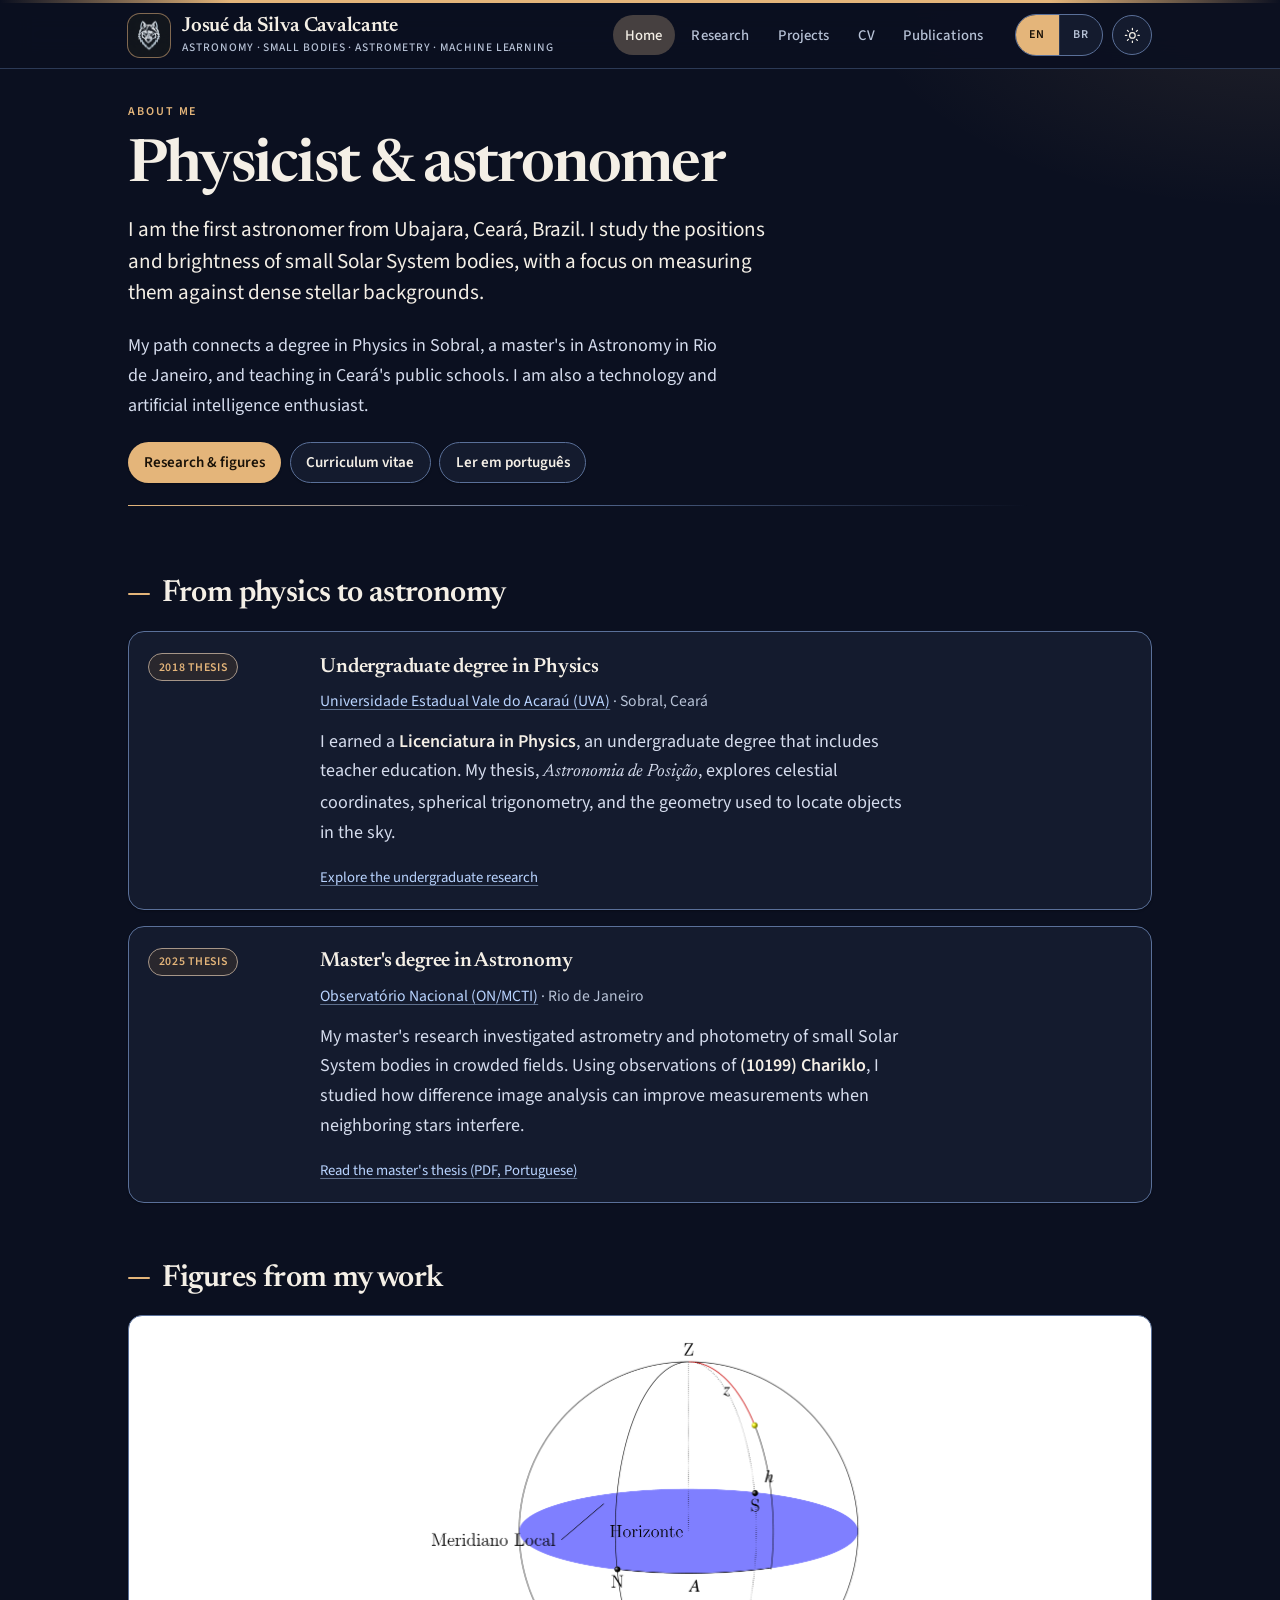
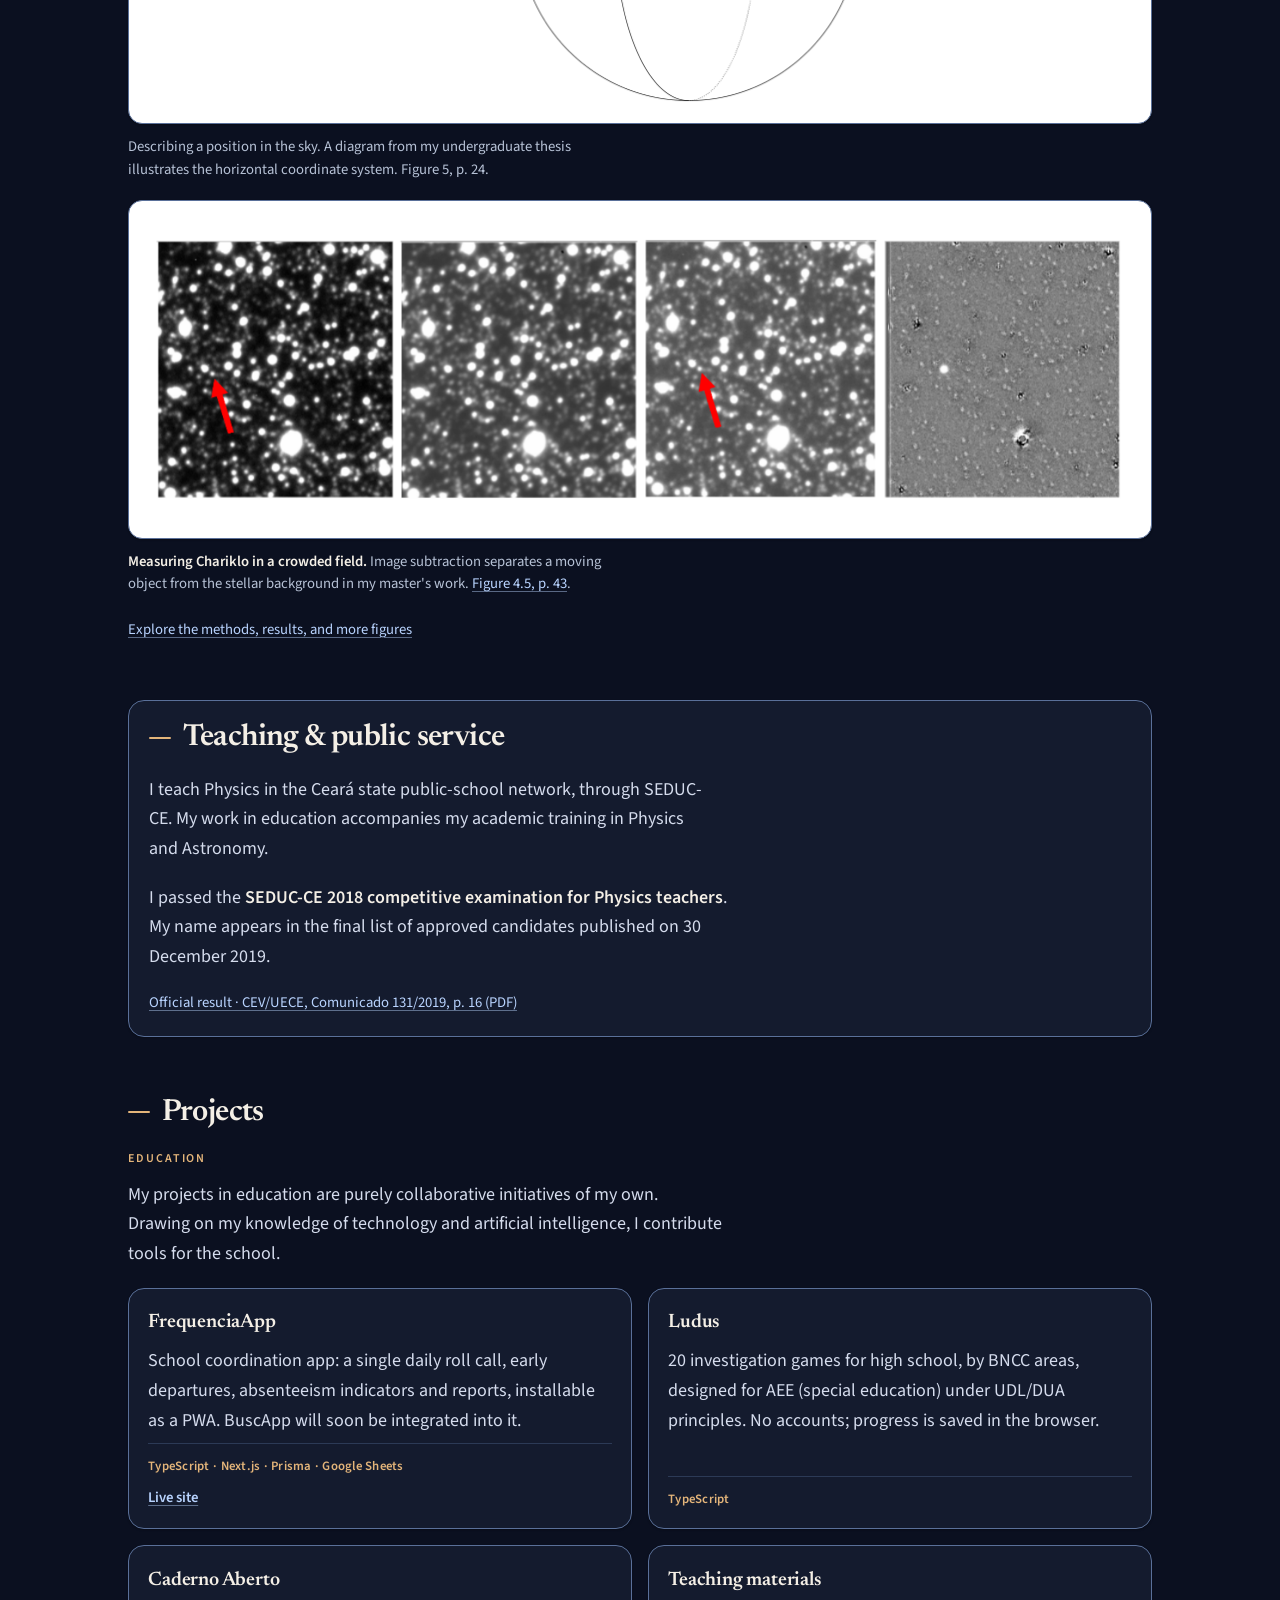
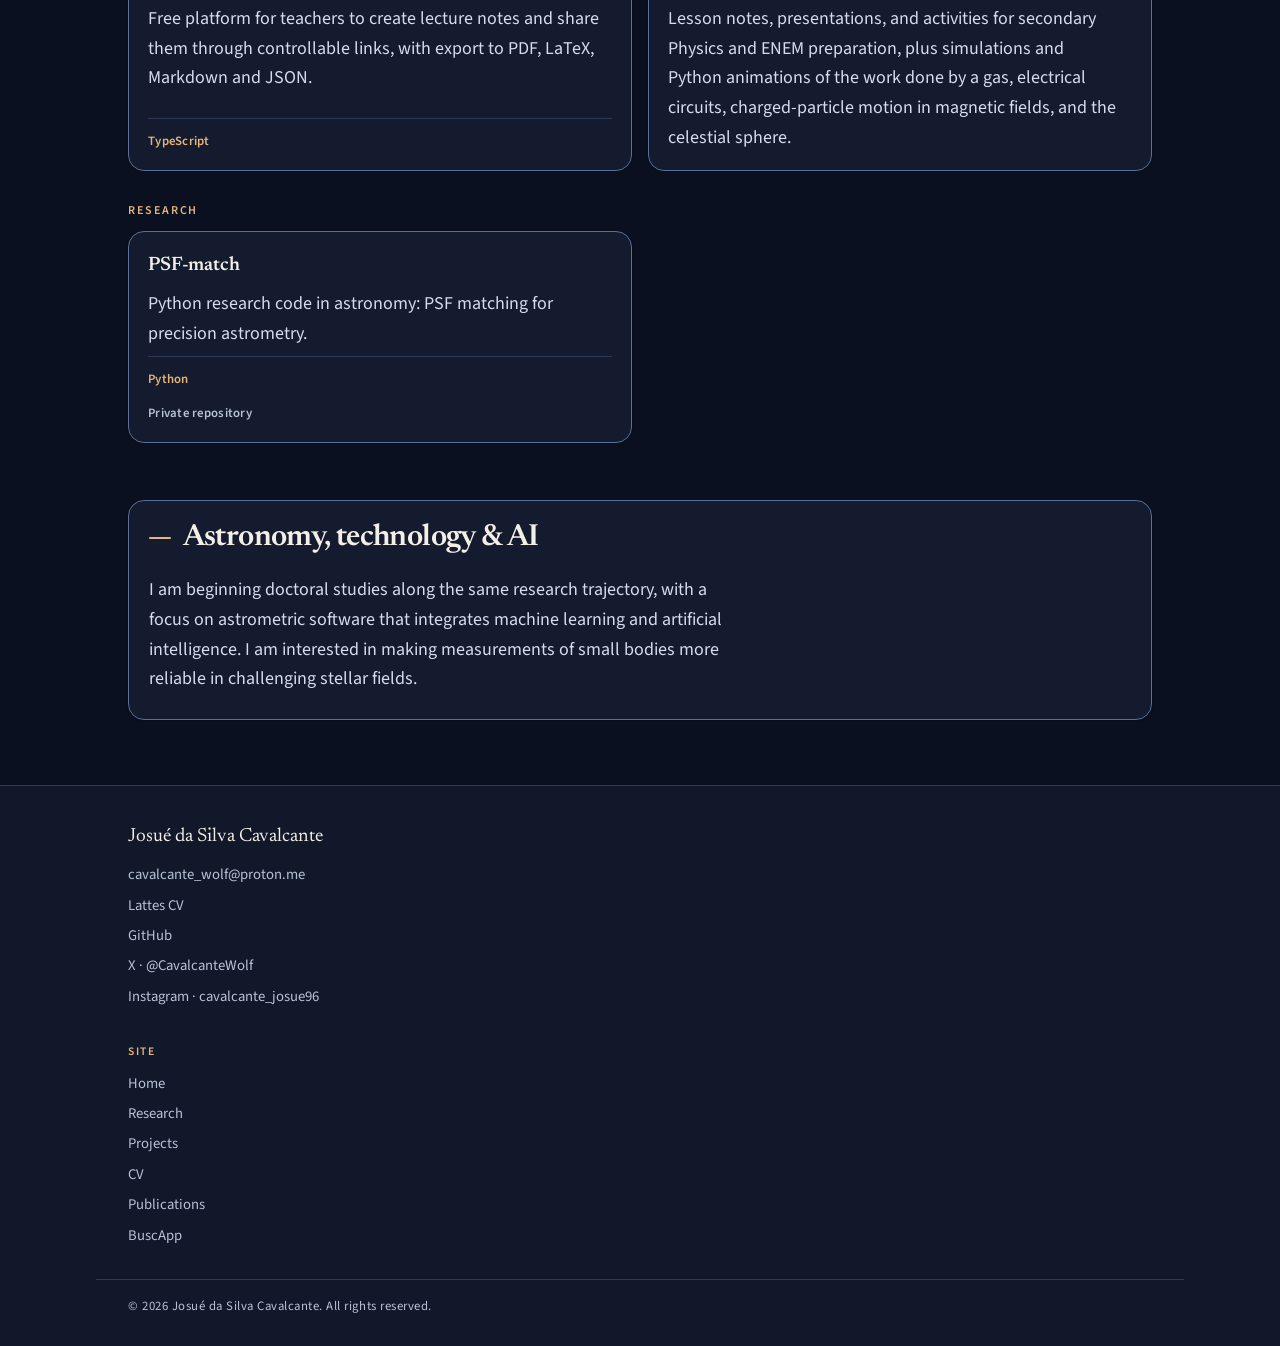
<file: index.html>
<!doctype html>
<html lang="en" data-theme="dark">
  <head>
    <meta charset="utf-8" />
    <meta name="viewport" content="width=device-width, initial-scale=1" />
    <title data-i18n="home.title">
      Josué da Silva Cavalcante · Physicist &amp; Astronomer
    </title>
    <meta
      name="description"
      data-i18n-attr="content:home.description"
      content="Physicist and astronomer. Physics degree from UVA in Sobral, master's in Astronomy from Observatório Nacional, research on small Solar System bodies, and Physics teaching in Ceará."
    />
    <link rel="canonical" href="https://wolf9611.github.io/" />
    <link rel="alternate" hreflang="en" href="https://wolf9611.github.io/" />
    <link rel="alternate" hreflang="pt-BR" href="https://wolf9611.github.io/" />
    <link
      rel="alternate"
      hreflang="x-default"
      href="https://wolf9611.github.io/"
    />
    <meta name="theme-color" content="#0b1020" />
    <meta name="color-scheme" content="dark light" />
    <link
      rel="icon"
      href="/assets/mark/favicon-32.png"
      type="image/png"
      sizes="32x32"
    />
    <link rel="apple-touch-icon" href="/assets/mark/apple-touch-180.png" />
    <meta property="og:type" content="website" />
    <meta property="og:locale" content="en_US" />
    <meta property="og:site_name" content="Josué da Silva Cavalcante" />
    <meta
      property="og:title"
      data-i18n-attr="content:home.ogTitle"
      content="Josué da Silva Cavalcante · Physicist &amp; Astronomer"
    />
    <meta
      property="og:description"
      data-i18n-attr="content:home.description"
      content="Physicist and astronomer. Physics degree from UVA in Sobral, master's in Astronomy from Observatório Nacional, research on small Solar System bodies, and Physics teaching in Ceará."
    />
    <meta property="og:url" content="https://wolf9611.github.io/" />
    <meta
      property="og:image"
      content="https://wolf9611.github.io/assets/mark/icon-512.png"
    />
    <meta property="og:image:width" content="512" />
    <meta property="og:image:height" content="512" />
    <meta property="og:image:alt" content="Mark of Josué da Silva Cavalcante" />
    <meta name="twitter:card" content="summary" />
    <meta
      name="twitter:title"
      data-i18n-attr="content:home.ogTitle"
      content="Josué da Silva Cavalcante · Physicist &amp; Astronomer"
    />
    <meta
      name="twitter:description"
      data-i18n-attr="content:home.description"
      content="Physicist and astronomer. Physics degree from UVA in Sobral, master's in Astronomy from Observatório Nacional, research on small Solar System bodies, and Physics teaching in Ceará."
    />
    <meta
      name="twitter:image"
      content="https://wolf9611.github.io/assets/mark/icon-512.png"
    />
    <link rel="preconnect" href="https://fonts.googleapis.com" />
    <link rel="preconnect" href="https://fonts.gstatic.com" crossorigin />
    <link
      href="https://fonts.googleapis.com/css2?family=Newsreader:ital,opsz,wght@0,6..72,500;0,6..72,600;1,6..72,500&family=Source+Sans+3:ital,wght@0,400;0,500;0,600;1,400&display=swap"
      rel="stylesheet"
    />
    <link rel="stylesheet" href="/css/style.css?v=9" />
    <script src="/js/i18n.js?v=9"></script>
    <script src="/js/main.js?v=9"></script>
    <script type="application/ld+json">
      {
        "@context": "https://schema.org",
        "@type": "Person",
        "name": "Josué da Silva Cavalcante",
        "url": "https://wolf9611.github.io/",
        "email": "cavalcante_wolf@proton.me",
        "jobTitle": "Physicist and Physics teacher",
        "alumniOf": [
          {
            "@type": "CollegeOrUniversity",
            "name": "Observatório Nacional",
            "sameAs": "https://www.gov.br/observatorio/pt-br"
          },
          {
            "@type": "CollegeOrUniversity",
            "name": "Universidade Estadual Vale do Acaraú",
            "sameAs": "https://www.uva.ce.gov.br/"
          }
        ],
        "homeLocation": {
          "@type": "Place",
          "name": "Ubajara, Ceará, Brazil"
        },
        "knowsAbout": [
          "Astrometry",
          "Photometry",
          "Small Solar System bodies",
          "Physics education"
        ],
        "sameAs": [
          "https://lattes.cnpq.br/4498102376995368",
          "https://github.com/wolf9611",
          "https://x.com/CavalcanteWolf",
          "https://www.instagram.com/cavalcante_josue96/"
        ]
      }
    </script>
  </head>
  <body data-page="home">
    <a class="skip-link" href="#main-content" data-i18n="common.skip"
      >Skip to content</a
    >
    <!-- Header -->
    <header class="site-header">
      <div class="wrap header-bar">
        <a class="brand" href="/">
          <img
            class="brand-mark"
            src="/assets/mark/apple-touch-180.png"
            alt=""
            width="180"
            height="180"
          />
          <span class="brand-copy">
            <span class="site-title" data-i18n="common.siteTitle"
              >Josué da Silva Cavalcante</span
            >
            <span class="site-tag" data-i18n="common.siteTag">
              Astronomy · Small bodies · Astrometry · Machine learning</span
            >
          </span>
        </a>
        <nav
          class="nav"
          data-i18n-attr="aria-label:common.navAria"
          aria-label="Main"
        >
          <a href="/" aria-current="page" data-i18n="common.navHome">Home</a>
          <a href="/research/" data-i18n="common.navResearch">Research</a>
          <a href="/#projects" data-i18n="common.navProjects">Projects</a>
          <a href="/cv/" data-i18n="common.navCv">CV</a>
          <a href="/pubs/" data-i18n="common.navPubs">Publications</a>
        </nav>
        <div class="header-controls">
          <div
            class="lang-switch"
            role="group"
            data-i18n-attr="aria-label:common.langGroup"
            aria-label="Language"
          >
            <button
              type="button"
              class="lang-switch-btn is-active"
              data-set-lang="en"
              lang="en"
              aria-pressed="true"
            >
              EN
            </button>
            <button
              type="button"
              class="lang-switch-btn"
              data-set-lang="pt-BR"
              lang="pt-BR"
              aria-pressed="false"
            >
              BR
            </button>
          </div>
          <button
            type="button"
            class="theme-toggle"
            data-theme-toggle
            data-label-light="Switch to dark theme"
            data-label-dark="Switch to light theme"
            aria-pressed="false"
            aria-label="Switch to light theme"
          >
            <svg
              class="icon-sun"
              aria-hidden="true"
              viewBox="0 0 24 24"
              fill="none"
              stroke="currentColor"
              stroke-width="1.75"
              stroke-linecap="round"
            >
              <circle cx="12" cy="12" r="4" />
              <path
                d="M12 2v2m0 16v2M4.9 4.9l1.4 1.4m11.4 11.4 1.4 1.4M2 12h2m16 0h2M4.9 19.1l1.4-1.4M17.7 6.3l1.4-1.4"
              />
            </svg>
            <svg
              class="icon-moon"
              aria-hidden="true"
              viewBox="0 0 24 24"
              fill="none"
              stroke="currentColor"
              stroke-width="1.75"
              stroke-linecap="round"
              stroke-linejoin="round"
            >
              <path d="M21 12.8A9 9 0 1 1 11.2 3a7 7 0 0 0 9.8 9.8Z" />
            </svg>
          </button>
        </div>
      </div>
    </header>

    <main id="main-content" class="wrap">
      <article class="prose">
        <div class="page-intro">
          <div class="kicker" data-i18n="home.kicker">About me</div>
          <h1 data-i18n="home.h1">Physicist &amp; astronomer</h1>
          <p class="lead" data-i18n="home.lead">
            I am the first astronomer from Ubajara, Ceará, Brazil. I study the
            positions and brightness of small Solar System bodies, with a focus
            on measuring them against dense stellar backgrounds.
          </p>
          <p data-i18n="home.intro">
            My path connects a degree in Physics in Sobral, a master's in
            Astronomy in Rio de Janeiro, and teaching in Ceará's public schools.
            I am also a technology and artificial intelligence enthusiast.
          </p>
          <p class="text-links">
            <a href="/research/" data-i18n="home.linksResearch"
              >Research &amp; figures</a
            ><a href="/cv/" data-i18n="home.linksCv">Curriculum vitae</a
            ><button
              type="button"
              class="link-button"
              data-set-lang="pt-BR"
              lang="pt-BR"
              data-i18n="home.linksLang"
            >
              Ler em português
            </button>
          </p>
        </div>

        <section aria-labelledby="education">
          <h2 id="education" data-i18n="home.educationHeading">
            From physics to astronomy
          </h2>
          <div class="trajectory">
            <div class="trajectory-entry">
              <p class="when" data-i18n="home.ugWhen">2018 thesis</p>
              <div>
                <h3 data-i18n="home.ugTitle">
                  Undergraduate degree in Physics
                </h3>
                <p class="institution">
                  <a
                    href="https://www.uva.ce.gov.br/"
                    data-i18n="home.ugInstitution"
                    >Universidade Estadual Vale do Acaraú (UVA)</a
                  >
                  · <span data-i18n="home.ugPlace">Sobral, Ceará</span>
                </p>
                <p data-i18n-html="home.ugBodyHtml">
                  I earned a <strong>Licenciatura in Physics</strong>, an
                  undergraduate degree that includes teacher education. My
                  thesis, <em lang="pt-BR">Astronomia de Posição</em>, explores
                  celestial coordinates, spherical trigonometry, and the
                  geometry used to locate objects in the sky.
                </p>
                <p class="source-link">
                  <a href="/research/#undergraduate" data-i18n="home.ugLink"
                    >Explore the undergraduate research</a
                  >
                </p>
              </div>
            </div>
            <div class="trajectory-entry">
              <p class="when" data-i18n="home.msWhen">2025 thesis</p>
              <div>
                <h3 data-i18n="home.msTitle">Master's degree in Astronomy</h3>
                <p class="institution">
                  <a
                    href="https://www.gov.br/observatorio/pt-br"
                    data-i18n="home.msInstitution"
                    >Observatório Nacional (ON/MCTI)</a
                  >
                  · <span data-i18n="home.msPlace">Rio de Janeiro</span>
                </p>
                <p data-i18n-html="home.msBodyHtml">
                  My master's research investigated astrometry and photometry of
                  small Solar System bodies in crowded fields. Using
                  observations of <strong>(10199) Chariklo</strong>, I studied
                  how difference image analysis can improve measurements when
                  neighboring stars interfere.
                </p>
                <p class="source-link">
                  <a
                    href="/files/dissertacao_cavalcante_2025.pdf"
                    data-i18n="home.msLink"
                    >Read the master's thesis (PDF, Portuguese)</a
                  >
                </p>
              </div>
            </div>
          </div>
        </section>

        <section aria-labelledby="selected-figures">
          <h2 id="selected-figures" data-i18n="home.figuresHeading">
            Figures from my work
          </h2>
          <div class="work-grid">
            <figure class="research-figure compact">
              <button
                type="button"
                class="figure-image"
                data-figure-open="/assets/research/horizontal-coordinates.webp"
                data-i18n-attr="aria-label:home.figCapAria"
                aria-label="Open full-size figure"
              >
                <img
                  src="/assets/research/horizontal-coordinates.webp"
                  data-i18n-attr="alt:home.figHorizAlt"
                  alt="Celestial sphere showing altitude, azimuth, the horizon and the local meridian."
                  width="1026"
                  height="771"
                  loading="lazy"
                  decoding="async"
                />
              </button>
              <figcaption data-i18n="home.figHorizCap">
                <strong>Describing a position in the sky.</strong> A diagram
                from my undergraduate thesis illustrates the horizontal
                coordinate system. Figure 5, p. 24.
              </figcaption>
            </figure>
            <figure class="research-figure compact">
              <button
                type="button"
                class="figure-image"
                data-figure-open="/assets/research/chariklo-image-subtraction.webp"
                data-i18n-attr="aria-label:home.figCapAria"
                aria-label="Open full-size figure"
              >
                <img
                  src="/assets/research/chariklo-image-subtraction.webp"
                  data-i18n-attr="alt:home.figCharAlt"
                  alt="Four astronomical images: science frame, reference template, resampled science frame and difference image, with Chariklo marked by red arrows in the science frames."
                  width="1326"
                  height="417"
                  loading="lazy"
                  decoding="async"
                />
              </button>
              <figcaption data-i18n-html="home.figCharCapHtml">
                <strong>Measuring Chariklo in a crowded field.</strong> Image
                subtraction separates a moving object from the stellar
                background in my master's work.
                <a href="/files/dissertacao_cavalcante_2025.pdf#page=55"
                  >Figure 4.5, p. 43</a
                >.
              </figcaption>
            </figure>
          </div>
          <p class="source-link">
            <a href="/research/" data-i18n="home.figuresLink"
              >Explore the methods, results, and more figures</a
            >
          </p>
        </section>

        <section class="band" aria-labelledby="teaching">
          <h2 id="teaching" data-i18n="home.teachingHeading">
            Teaching &amp; public service
          </h2>
          <p data-i18n="home.teachingBody">
            I teach Physics in the Ceará state public-school network, through
            <strong>SEDUC-CE</strong>. My work in education accompanies my
            academic training in Physics and Astronomy.
          </p>
          <p data-i18n-html="home.teachingExamHtml">
            I passed the
            <strong
              >SEDUC-CE 2018 competitive examination for Physics
              teachers</strong
            >. My name appears in the final list of approved candidates
            published on 30 December 2019.
          </p>
          <p class="source-link">
            <a
              href="https://www.cev.uece.br/wp-content/uploads/2021/10/comunicado131.2019.pdf#page=16"
              data-i18n="home.teachingLink"
              >Official result · CEV/UECE, Comunicado 131/2019, p. 16 (PDF)</a
            >
          </p>
        </section>

        <section aria-labelledby="projects">
          <h2 id="projects" data-i18n="home.projectsHeading">Projects</h2>
          <h3 class="project-group" data-i18n="home.projectsEducationHeading">
            Education
          </h3>
          <p data-i18n="home.projectsIntro">
            My projects in education are purely collaborative initiatives of my
            own. Drawing on my knowledge of technology and artificial
            intelligence, I contribute tools for the school.
          </p>
          <div class="project-list">
            <article class="project-card">
              <h3>
                <a
                  href="https://github.com/eemtijca/frequenciapp"
                  rel="noopener"
                  target="_blank"
                  data-i18n="home.freqTitle"
                  >FrequenciaApp</a
                >
              </h3>
              <p data-i18n="home.freqBody">
                School coordination app: a single daily roll call, early
                departures, absenteeism indicators and reports, installable as a
                PWA. BuscApp will soon be integrated into it.
              </p>
              <p class="project-stack" data-i18n="home.freqStack">
                TypeScript · Next.js · Prisma · Google Sheets
              </p>
              <p class="project-links">
                <a
                  href="https://frequenciappjca.vercel.app"
                  rel="noopener"
                  target="_blank"
                  data-i18n="home.linkLive"
                  >Live site</a
                >
              </p>
            </article>
            <article class="project-card">
              <h3>
                <a
                  href="https://github.com/eemtijca/ludus"
                  rel="noopener"
                  target="_blank"
                  data-i18n="home.ludusTitle"
                  >Ludus</a
                >
              </h3>
              <p data-i18n="home.ludusBody">
                20 investigation games for high school, by BNCC areas, designed
                for AEE (special education) under UDL/DUA principles. No
                accounts; progress is saved in the browser.
              </p>
              <p class="project-stack" data-i18n="home.ludusStack">
                TypeScript
              </p>
            </article>
            <article class="project-card">
              <h3>
                <a
                  href="https://github.com/eemtijca/caderno-aberto"
                  rel="noopener"
                  target="_blank"
                  lang="pt-BR"
                  data-i18n="home.cadernoTitle"
                  >Caderno Aberto</a
                >
              </h3>
              <p data-i18n="home.cadernoBody">
                Free platform for teachers to create lecture notes and share
                them through controllable links, with export to PDF, LaTeX,
                Markdown and JSON.
              </p>
              <p class="project-stack" data-i18n="home.cadernoStack">
                TypeScript
              </p>
            </article>
            <article class="project-card">
              <h3 data-i18n="home.project3Title">Teaching materials</h3>
              <p data-i18n="home.project3Body">
                Lesson notes, presentations, and activities for secondary
                Physics and ENEM preparation, plus simulations and Python
                animations of the work done by a gas, electrical circuits,
                charged-particle motion in magnetic fields, and the celestial
                sphere.
              </p>
            </article>
          </div>
          <h3 class="project-group" data-i18n="home.projectsResearchHeading">
            Research
          </h3>
          <div class="project-list">
            <article class="project-card">
              <h3 data-i18n="home.psfTitle">PSF-match</h3>
              <p data-i18n="home.psfBody">
                Python research code in astronomy: PSF matching for precision
                astrometry.
              </p>
              <p class="project-stack" data-i18n="home.psfStack">Python</p>
              <p class="project-note" data-i18n="home.psfPrivate">
                Private repository
              </p>
            </article>
          </div>
        </section>

        <section class="band" aria-labelledby="next">
          <h2 id="next" data-i18n="home.nextHeading">
            Astronomy, technology &amp; AI
          </h2>
          <p data-i18n="home.nextBody">
            I am beginning doctoral studies along the same research trajectory,
            with a focus on astrometric software that integrates machine
            learning and artificial intelligence. I am interested in making
            measurements of small bodies more reliable in challenging stellar
            fields.
          </p>
        </section>
      </article>
    </main>

    <!-- Footer -->
    <footer class="site-footer">
      <div class="wrap footer-grid">
        <div>
          <div class="footer-name">Josué da Silva Cavalcante</div>
          <ul class="footer-list">
            <li>
              <a
                href="mailto:cavalcante_wolf@proton.me"
                data-i18n="common.footerEmail"
                >cavalcante_wolf@proton.me</a
              >
            </li>
            <li>
              <a
                href="https://lattes.cnpq.br/4498102376995368"
                rel="me noopener"
                target="_blank"
                data-i18n="common.footerLattes"
                >Lattes CV</a
              >
            </li>
            <li>
              <a
                href="https://github.com/wolf9611"
                rel="me noopener"
                target="_blank"
                data-i18n="common.footerGithub"
                >GitHub</a
              >
            </li>
            <li>
              <a
                href="https://x.com/CavalcanteWolf"
                rel="me noopener"
                target="_blank"
                data-i18n="common.footerX"
                >X · @CavalcanteWolf</a
              >
            </li>
            <li>
              <a
                href="https://www.instagram.com/cavalcante_josue96/"
                rel="me noopener"
                target="_blank"
                data-i18n="common.footerInstagram"
                >Instagram · cavalcante_josue96</a
              >
            </li>
          </ul>
        </div>
        <div>
          <h2 class="footer-heading" data-i18n="common.footerSite">Site</h2>
          <ul class="footer-list">
            <li><a href="/" data-i18n="common.navHome">Home</a></li>
            <li>
              <a href="/research/" data-i18n="common.navResearch">Research</a>
            </li>
            <li>
              <a href="/#projects" data-i18n="common.navProjects">Projects</a>
            </li>
            <li><a href="/cv/" data-i18n="common.navCv">CV</a></li>
            <li>
              <a href="/pubs/" data-i18n="common.navPubs">Publications</a>
            </li>
            <li>
              <a
                href="https://github.com/eemtijca/buscapp"
                rel="noopener"
                target="_blank"
                >BuscApp</a
              >
            </li>
          </ul>
        </div>
      </div>
      <div class="wrap footer-copy">
        <p data-i18n="common.copyright">
          © 2026 Josué da Silva Cavalcante. All rights reserved.
        </p>
      </div>
    </footer>

    <!-- Full-size figure viewer -->
    <dialog
      id="figure-viewer"
      class="figure-viewer"
      aria-labelledby="figure-viewer-title"
    >
      <div class="figure-viewer-bar">
        <h2
          class="figure-viewer-title"
          id="figure-viewer-title"
          data-i18n="common.figureViewerTitle"
        >
          Figure
        </h2>
        <button
          type="button"
          class="figure-viewer-close"
          data-figure-close
          data-i18n-attr="aria-label:common.figureViewerClose"
          aria-label="Close the figure viewer"
        >
          ×
        </button>
      </div>
      <img
        class="figure-viewer-img"
        src="[data-uri]"
        alt=""
      />
    </dialog>
  </body>
</html>
</file>
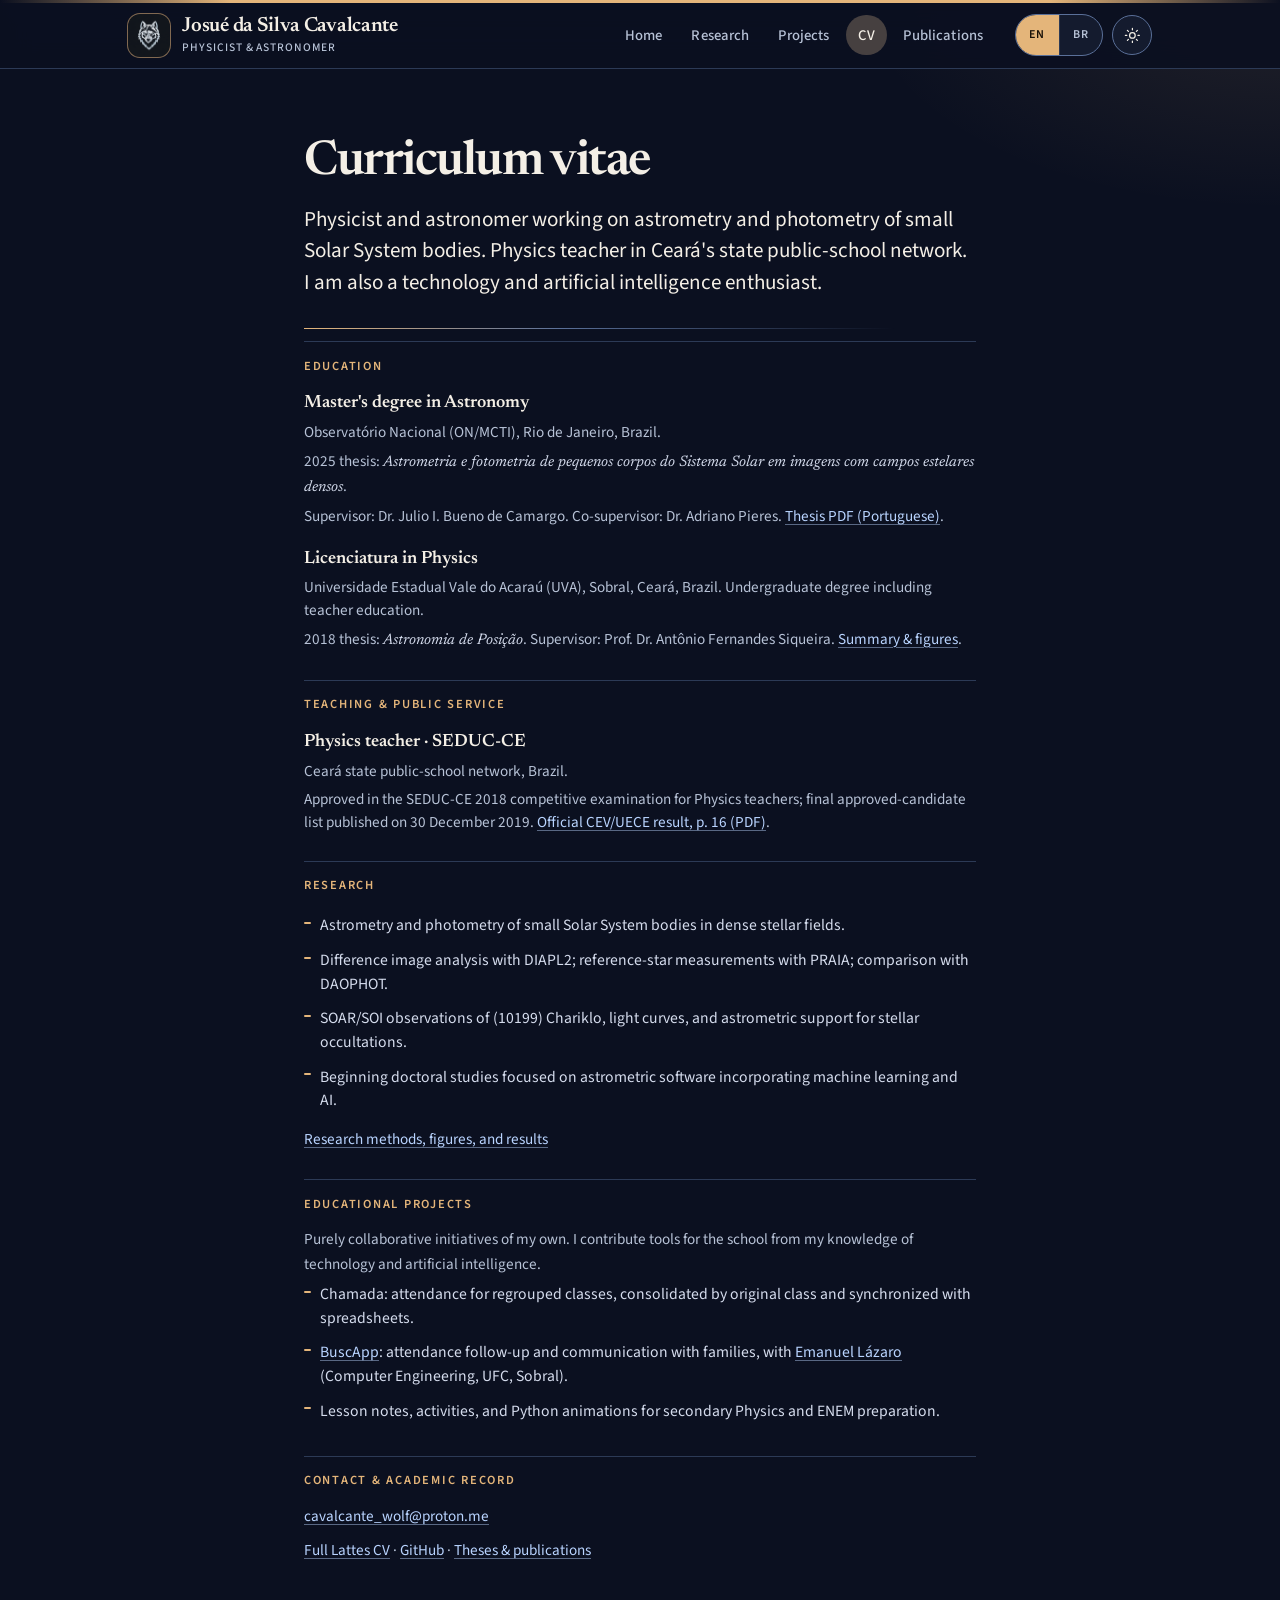
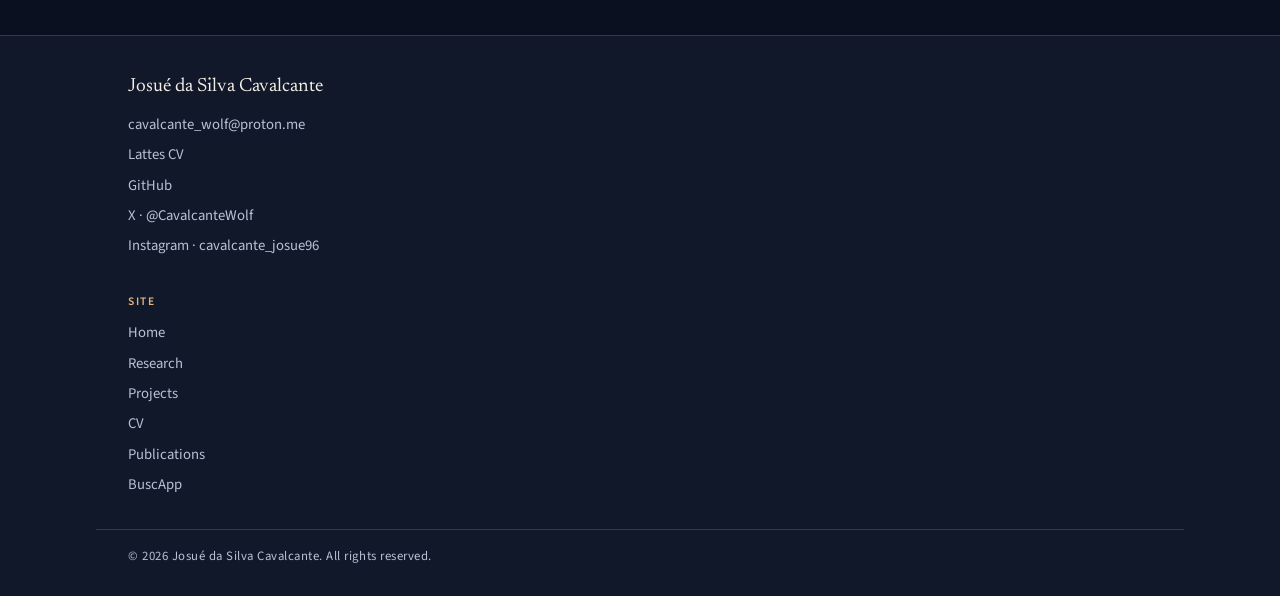
<file: cv/index.html>
<!doctype html>
<html lang="en" data-theme="dark">
  <head>
    <meta charset="utf-8" />
    <meta name="viewport" content="width=device-width, initial-scale=1" />
    <title data-i18n="cv.title">CV · Josué da Silva Cavalcante</title>
    <meta
      name="description"
      data-i18n-attr="content:cv.description"
      content="Academic CV: Physics licentiate from UVA, master's in Astronomy from Observatório Nacional, small-body research, and Physics teaching in the Ceará state school network."
    />
    <link rel="canonical" href="https://wolf9611.github.io/cv/" />
    <link rel="alternate" hreflang="en" href="https://wolf9611.github.io/cv/" />
    <link
      rel="alternate"
      hreflang="pt-BR"
      href="https://wolf9611.github.io/cv/"
    />
    <link
      rel="alternate"
      hreflang="x-default"
      href="https://wolf9611.github.io/cv/"
    />
    <meta name="theme-color" content="#0b1020" />
    <meta name="color-scheme" content="dark light" />
    <link
      rel="icon"
      href="/assets/mark/favicon-32.png"
      type="image/png"
      sizes="32x32"
    />
    <link rel="apple-touch-icon" href="/assets/mark/apple-touch-180.png" />
    <meta property="og:type" content="website" />
    <meta property="og:locale" content="en_US" />
    <meta property="og:site_name" content="Josué da Silva Cavalcante" />
    <meta
      property="og:title"
      data-i18n-attr="content:cv.ogTitle"
      content="CV · Josué da Silva Cavalcante"
    />
    <meta
      property="og:description"
      data-i18n-attr="content:cv.description"
      content="Academic CV: Physics licentiate from UVA, master's in Astronomy from Observatório Nacional, small-body research, and Physics teaching in the Ceará state school network."
    />
    <meta property="og:url" content="https://wolf9611.github.io/cv/" />
    <meta
      property="og:image"
      content="https://wolf9611.github.io/assets/mark/icon-512.png"
    />
    <meta name="twitter:card" content="summary" />
    <meta
      name="twitter:title"
      data-i18n-attr="content:cv.ogTitle"
      content="CV · Josué da Silva Cavalcante"
    />
    <meta
      name="twitter:description"
      data-i18n-attr="content:cv.description"
      content="Academic CV: Physics licentiate from UVA, master's in Astronomy from Observatório Nacional, small-body research, and Physics teaching in the Ceará state school network."
    />
    <meta
      name="twitter:image"
      content="https://wolf9611.github.io/assets/mark/icon-512.png"
    />
    <link rel="preconnect" href="https://fonts.googleapis.com" />
    <link rel="preconnect" href="https://fonts.gstatic.com" crossorigin />
    <link
      href="https://fonts.googleapis.com/css2?family=Newsreader:ital,opsz,wght@0,6..72,500;0,6..72,600;1,6..72,500&family=Source+Sans+3:ital,wght@0,400;0,500;0,600;1,400&display=swap"
      rel="stylesheet"
    />
    <link rel="stylesheet" href="/css/style.css?v=9" />
    <script src="/js/i18n.js?v=9"></script>
    <script src="/js/main.js?v=9"></script>
  </head>
  <body class="page-cv" data-page="cv">
    <a class="skip-link" href="#main-content" data-i18n="common.skip"
      >Skip to content</a
    >
    <!-- Header -->
    <header class="site-header">
      <div class="wrap header-bar">
        <a class="brand" href="/">
          <img
            class="brand-mark"
            src="/assets/mark/apple-touch-180.png"
            alt=""
            width="180"
            height="180"
          />
          <span class="brand-copy">
            <span class="site-title" data-i18n="common.siteTitle"
              >Josué da Silva Cavalcante</span
            >
            <span class="site-tag" data-i18n="cv.nameLine">
              Physicist &amp; astronomer</span
            >
          </span>
        </a>
        <nav
          class="nav"
          data-i18n-attr="aria-label:common.navAria"
          aria-label="Main"
        >
          <a href="/" data-i18n="common.navHome">Home</a>
          <a href="/research/" data-i18n="common.navResearch">Research</a>
          <a href="/#projects" data-i18n="common.navProjects">Projects</a>
          <a href="/cv/" aria-current="page" data-i18n="common.navCv">CV</a>
          <a href="/pubs/" data-i18n="common.navPubs">Publications</a>
        </nav>
        <div class="header-controls">
          <div
            class="lang-switch"
            role="group"
            data-i18n-attr="aria-label:common.langGroup"
            aria-label="Language"
          >
            <button
              type="button"
              class="lang-switch-btn is-active"
              data-set-lang="en"
              lang="en"
              aria-pressed="true"
            >
              EN
            </button>
            <button
              type="button"
              class="lang-switch-btn"
              data-set-lang="pt-BR"
              lang="pt-BR"
              aria-pressed="false"
            >
              BR
            </button>
          </div>
          <button
            type="button"
            class="theme-toggle"
            data-theme-toggle
            data-label-light="Switch to dark theme"
            data-label-dark="Switch to light theme"
            aria-pressed="false"
            aria-label="Switch to light theme"
          >
            <svg
              class="icon-sun"
              aria-hidden="true"
              viewBox="0 0 24 24"
              fill="none"
              stroke="currentColor"
              stroke-width="1.75"
              stroke-linecap="round"
            >
              <circle cx="12" cy="12" r="4" />
              <path
                d="M12 2v2m0 16v2M4.9 4.9l1.4 1.4m11.4 11.4 1.4 1.4M2 12h2m16 0h2M4.9 19.1l1.4-1.4M17.7 6.3l1.4-1.4"
              />
            </svg>
            <svg
              class="icon-moon"
              aria-hidden="true"
              viewBox="0 0 24 24"
              fill="none"
              stroke="currentColor"
              stroke-width="1.75"
              stroke-linecap="round"
              stroke-linejoin="round"
            >
              <path d="M21 12.8A9 9 0 1 1 11.2 3a7 7 0 0 0 9.8 9.8Z" />
            </svg>
          </button>
        </div>
      </div>
    </header>

    <main id="main-content" class="wrap cv-main">
      <div class="page-intro">
        <h1 data-i18n="cv.h1">Curriculum vitae</h1>
        <p class="cv-lead" data-i18n="cv.lead">
          Physicist and astronomer working on astrometry and photometry of small
          Solar System bodies. Physics teacher in Ceará's state public-school
          network. I am also a technology and artificial intelligence
          enthusiast.
        </p>
      </div>
      <section aria-labelledby="education">
        <h2 id="education" data-i18n="cv.educationHeading">Education</h2>
        <dl class="cv-dl">
          <div>
            <dt data-i18n="cv.msTitle">Master's degree in Astronomy</dt>
            <dd data-i18n="cv.msPlace">
              Observatório Nacional (ON/MCTI), Rio de Janeiro, Brazil.
            </dd>
            <dd data-i18n="cv.msThesisHtml">
              2025 thesis:
              <em lang="pt-BR"
                >Astrometria e fotometria de pequenos corpos do Sistema Solar em
                imagens com campos estelares densos</em
              >.
            </dd>
            <dd>
              <span data-i18n="cv.msSupervisor"
                >Supervisor: Dr. Julio I. Bueno de Camargo. Co-supervisor: Dr.
                Adriano Pieres.</span
              >
              <a
                href="/files/dissertacao_cavalcante_2025.pdf"
                data-i18n="cv.msPdf"
                >Thesis PDF (Portuguese)</a
              >.
            </dd>
          </div>
          <div>
            <dt data-i18n="cv.ugTitle">Licenciatura in Physics</dt>
            <dd data-i18n="cv.ugPlace">
              Universidade Estadual Vale do Acaraú (UVA), Sobral, Ceará, Brazil.
              Undergraduate degree including teacher education.
            </dd>
            <dd>
              <span data-i18n="cv.ugThesisHtml"
                >2018 thesis: <em lang="pt-BR">Astronomia de Posição</em>.
                Supervisor: Prof. Dr. Antônio Fernandes Siqueira.</span
              >
              <a href="/research/#undergraduate" data-i18n="cv.ugLink"
                >Summary &amp; figures</a
              >.
            </dd>
          </div>
        </dl>
      </section>
      <section aria-labelledby="teaching">
        <h2 id="teaching" data-i18n="cv.teachingHeading">
          Teaching &amp; public service
        </h2>
        <dl class="cv-dl">
          <div>
            <dt data-i18n="cv.teachTitle">Physics teacher · SEDUC-CE</dt>
            <dd data-i18n="cv.teachPlace">
              Ceará state public-school network, Brazil.
            </dd>
            <dd>
              <span data-i18n="cv.teachExam"
                >Approved in the SEDUC-CE 2018 competitive examination for
                Physics teachers; final approved-candidate list published on 30
                December 2019.</span
              >
              <a
                href="https://www.cev.uece.br/wp-content/uploads/2021/10/comunicado131.2019.pdf#page=16"
                data-i18n="cv.teachLink"
                >Official CEV/UECE result, p. 16 (PDF)</a
              >.
            </dd>
          </div>
        </dl>
      </section>
      <section aria-labelledby="research">
        <h2 id="research" data-i18n="cv.researchHeading">Research</h2>
        <ul class="cv-list">
          <li data-i18n="cv.research1">
            Astrometry and photometry of small Solar System bodies in dense
            stellar fields.
          </li>
          <li data-i18n="cv.research2">
            Difference image analysis with DIAPL2; reference-star measurements
            with PRAIA; comparison with DAOPHOT.
          </li>
          <li data-i18n="cv.research3">
            SOAR/SOI observations of (10199) Chariklo, light curves, and
            astrometric support for stellar occultations.
          </li>
          <li data-i18n="cv.research4">
            Beginning doctoral studies focused on astrometric software
            incorporating machine learning and AI.
          </li>
        </ul>
        <p class="cv-contact">
          <a href="/research/" data-i18n="cv.researchLink"
            >Research methods, figures, and results</a
          >
        </p>
      </section>
      <section aria-labelledby="projects">
        <h2 id="projects" data-i18n="cv.projectsHeading">
          Educational projects
        </h2>
        <p class="cv-contact" data-i18n="cv.projectsIntro">
          Purely collaborative initiatives of my own. I contribute tools for the
          school from my knowledge of technology and artificial intelligence.
        </p>
        <ul class="cv-list">
          <li data-i18n="cv.project1">
            Chamada: attendance for regrouped classes, consolidated by original
            class and synchronized with spreadsheets.
          </li>
          <li data-i18n="cv.project2Html">
            <a
              href="https://github.com/eemtijca/buscapp"
              rel="noopener"
              target="_blank"
              >BuscApp</a
            >: attendance follow-up and communication with families, with
            <a
              href="https://github.com/emanuellcs"
              rel="noopener"
              target="_blank"
              >Emanuel Lázaro</a
            >
            (Computer Engineering, UFC, Sobral).
          </li>
          <li data-i18n="cv.project3">
            Lesson notes, activities, and Python animations for secondary
            Physics and ENEM preparation.
          </li>
        </ul>
      </section>
      <section aria-labelledby="contact">
        <h2 id="contact" data-i18n="cv.contactHeading">
          Contact &amp; academic record
        </h2>
        <p class="cv-contact">
          <a
            href="mailto:cavalcante_wolf@proton.me"
            data-i18n="common.footerEmail"
            >cavalcante_wolf@proton.me</a
          >
        </p>
        <p class="cv-contact">
          <a
            href="https://lattes.cnpq.br/4498102376995368"
            rel="me noopener"
            target="_blank"
            data-i18n="cv.contactLattes"
            >Full Lattes CV</a
          >
          ·
          <a
            href="https://github.com/wolf9611"
            rel="me noopener"
            target="_blank"
            data-i18n="common.footerGithub"
            >GitHub</a
          >
          ·
          <a href="/pubs/" data-i18n="cv.contactPubs"
            >Theses &amp; publications</a
          >
        </p>
      </section>
    </main>

    <!-- Footer -->
    <footer class="site-footer">
      <div class="wrap footer-grid">
        <div>
          <div class="footer-name">Josué da Silva Cavalcante</div>
          <ul class="footer-list">
            <li>
              <a
                href="mailto:cavalcante_wolf@proton.me"
                data-i18n="common.footerEmail"
                >cavalcante_wolf@proton.me</a
              >
            </li>
            <li>
              <a
                href="https://lattes.cnpq.br/4498102376995368"
                rel="me noopener"
                target="_blank"
                data-i18n="common.footerLattes"
                >Lattes CV</a
              >
            </li>
            <li>
              <a
                href="https://github.com/wolf9611"
                rel="me noopener"
                target="_blank"
                data-i18n="common.footerGithub"
                >GitHub</a
              >
            </li>
            <li>
              <a
                href="https://x.com/CavalcanteWolf"
                rel="me noopener"
                target="_blank"
                data-i18n="common.footerX"
                >X · @CavalcanteWolf</a
              >
            </li>
            <li>
              <a
                href="https://www.instagram.com/cavalcante_josue96/"
                rel="me noopener"
                target="_blank"
                data-i18n="common.footerInstagram"
                >Instagram · cavalcante_josue96</a
              >
            </li>
          </ul>
        </div>
        <div>
          <h2 class="footer-heading" data-i18n="common.footerSite">Site</h2>
          <ul class="footer-list">
            <li><a href="/" data-i18n="common.navHome">Home</a></li>
            <li>
              <a href="/research/" data-i18n="common.navResearch">Research</a>
            </li>
            <li>
              <a href="/#projects" data-i18n="common.navProjects">Projects</a>
            </li>
            <li><a href="/cv/" data-i18n="common.navCv">CV</a></li>
            <li>
              <a href="/pubs/" data-i18n="common.navPubs">Publications</a>
            </li>
            <li>
              <a
                href="https://github.com/eemtijca/buscapp"
                rel="noopener"
                target="_blank"
                >BuscApp</a
              >
            </li>
          </ul>
        </div>
      </div>
      <div class="wrap footer-copy">
        <p data-i18n="common.copyright">
          © 2026 Josué da Silva Cavalcante. All rights reserved.
        </p>
      </div>
    </footer>
  </body>
</html>
</file>
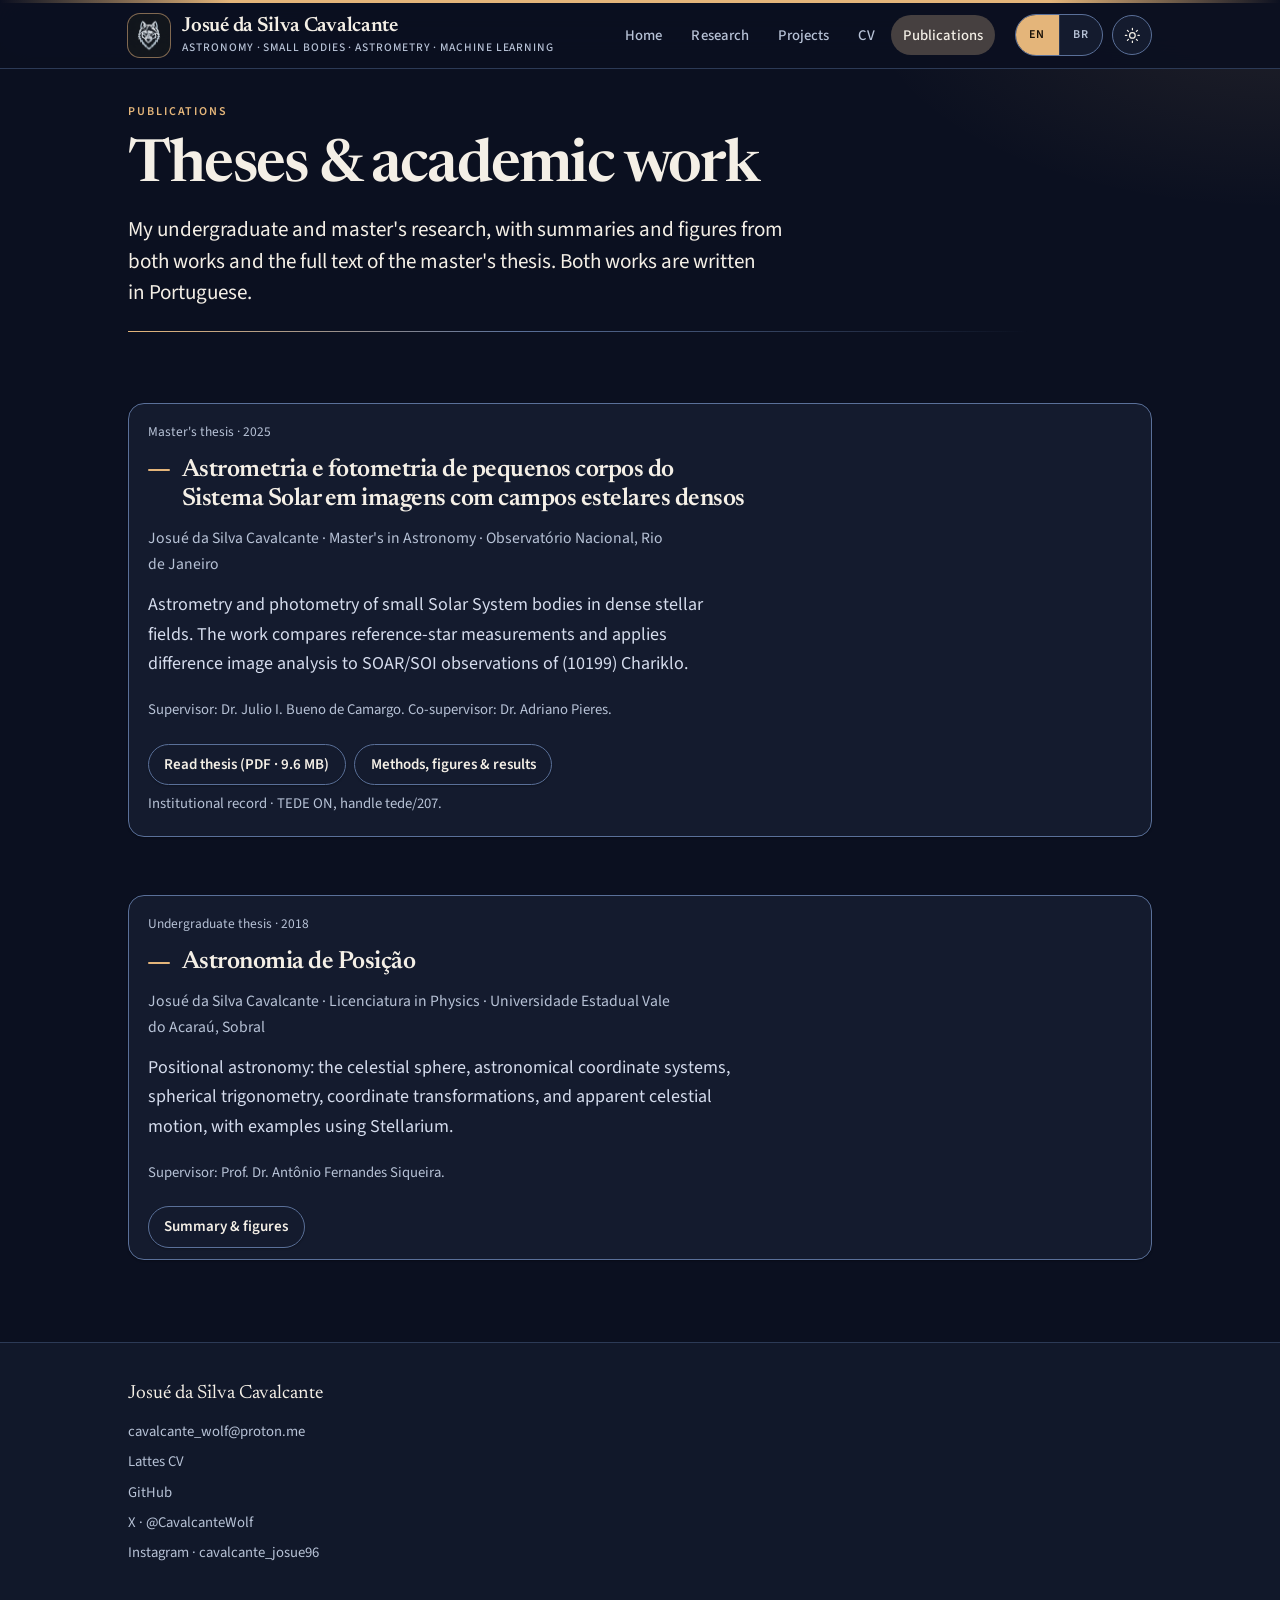
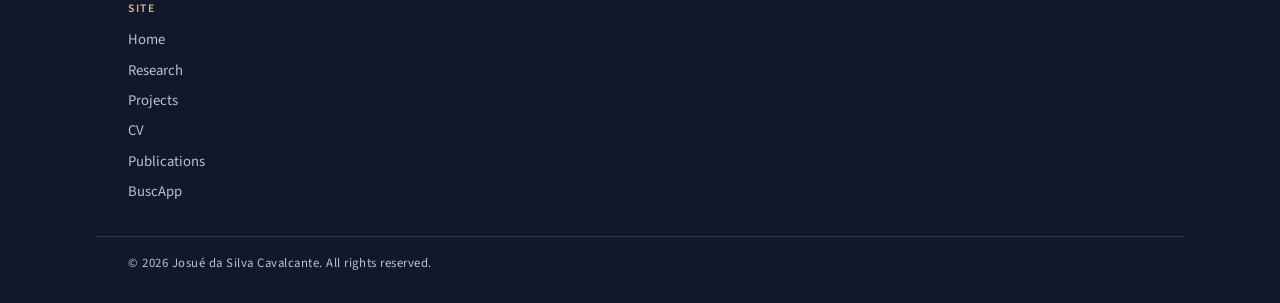
<file: pubs/index.html>
<!doctype html>
<html lang="en" data-theme="dark">
  <head>
    <meta charset="utf-8" />
    <meta name="viewport" content="width=device-width, initial-scale=1" />
    <title data-i18n="pubs.title">
      Theses &amp; Publications · Josué da Silva Cavalcante
    </title>
    <meta
      name="description"
      data-i18n-attr="content:pubs.description"
      content="Explore Josué Cavalcante's undergraduate research in positional astronomy (UVA, 2018) and master's research on dense-field astrometry and photometry (Observatório Nacional, 2025)."
    />
    <link rel="canonical" href="https://wolf9611.github.io/pubs/" />
    <link
      rel="alternate"
      hreflang="en"
      href="https://wolf9611.github.io/pubs/"
    />
    <link
      rel="alternate"
      hreflang="pt-BR"
      href="https://wolf9611.github.io/pubs/"
    />
    <link
      rel="alternate"
      hreflang="x-default"
      href="https://wolf9611.github.io/pubs/"
    />
    <meta name="theme-color" content="#0b1020" />
    <meta name="color-scheme" content="dark light" />
    <link
      rel="icon"
      href="/assets/mark/favicon-32.png"
      type="image/png"
      sizes="32x32"
    />
    <link rel="apple-touch-icon" href="/assets/mark/apple-touch-180.png" />
    <meta property="og:type" content="website" />
    <meta property="og:locale" content="en_US" />
    <meta property="og:site_name" content="Josué da Silva Cavalcante" />
    <meta
      property="og:title"
      data-i18n-attr="content:pubs.ogTitle"
      content="Theses &amp; Publications · Josué da Silva Cavalcante"
    />
    <meta
      property="og:description"
      data-i18n-attr="content:pubs.description"
      content="Explore Josué Cavalcante's undergraduate research in positional astronomy (UVA, 2018) and master's research on dense-field astrometry and photometry (Observatório Nacional, 2025)."
    />
    <meta property="og:url" content="https://wolf9611.github.io/pubs/" />
    <meta
      property="og:image"
      content="https://wolf9611.github.io/assets/mark/icon-512.png"
    />
    <meta name="twitter:card" content="summary" />
    <meta
      name="twitter:title"
      data-i18n-attr="content:pubs.ogTitle"
      content="Theses &amp; Publications · Josué da Silva Cavalcante"
    />
    <meta
      name="twitter:description"
      data-i18n-attr="content:pubs.description"
      content="Explore Josué Cavalcante's undergraduate research in positional astronomy (UVA, 2018) and master's research on dense-field astrometry and photometry (Observatório Nacional, 2025)."
    />
    <meta
      name="twitter:image"
      content="https://wolf9611.github.io/assets/mark/icon-512.png"
    />
    <link rel="preconnect" href="https://fonts.googleapis.com" />
    <link rel="preconnect" href="https://fonts.gstatic.com" crossorigin />
    <link
      href="https://fonts.googleapis.com/css2?family=Newsreader:ital,opsz,wght@0,6..72,500;0,6..72,600;1,6..72,500&family=Source+Sans+3:ital,wght@0,400;0,500;0,600;1,400&display=swap"
      rel="stylesheet"
    />
    <link rel="stylesheet" href="/css/style.css?v=9" />
    <script src="/js/i18n.js?v=9"></script>
    <script src="/js/main.js?v=9"></script>
  </head>
  <body data-page="pubs">
    <a class="skip-link" href="#main-content" data-i18n="common.skip"
      >Skip to content</a
    >
    <!-- Header -->
    <header class="site-header">
      <div class="wrap header-bar">
        <a class="brand" href="/">
          <img
            class="brand-mark"
            src="/assets/mark/apple-touch-180.png"
            alt=""
            width="180"
            height="180"
          />
          <span class="brand-copy">
            <span class="site-title" data-i18n="common.siteTitle"
              >Josué da Silva Cavalcante</span
            >
            <span class="site-tag" data-i18n="common.siteTag">
              Astronomy · Small bodies · Astrometry · Machine learning</span
            >
          </span>
        </a>
        <nav
          class="nav"
          data-i18n-attr="aria-label:common.navAria"
          aria-label="Main"
        >
          <a href="/" data-i18n="common.navHome">Home</a>
          <a href="/research/" data-i18n="common.navResearch">Research</a>
          <a href="/#projects" data-i18n="common.navProjects">Projects</a>
          <a href="/cv/" data-i18n="common.navCv">CV</a>
          <a href="/pubs/" aria-current="page" data-i18n="common.navPubs"
            >Publications</a
          >
        </nav>
        <div class="header-controls">
          <div
            class="lang-switch"
            role="group"
            data-i18n-attr="aria-label:common.langGroup"
            aria-label="Language"
          >
            <button
              type="button"
              class="lang-switch-btn is-active"
              data-set-lang="en"
              lang="en"
              aria-pressed="true"
            >
              EN
            </button>
            <button
              type="button"
              class="lang-switch-btn"
              data-set-lang="pt-BR"
              lang="pt-BR"
              aria-pressed="false"
            >
              BR
            </button>
          </div>
          <button
            type="button"
            class="theme-toggle"
            data-theme-toggle
            data-label-light="Switch to dark theme"
            data-label-dark="Switch to light theme"
            aria-pressed="false"
            aria-label="Switch to light theme"
          >
            <svg
              class="icon-sun"
              aria-hidden="true"
              viewBox="0 0 24 24"
              fill="none"
              stroke="currentColor"
              stroke-width="1.75"
              stroke-linecap="round"
            >
              <circle cx="12" cy="12" r="4" />
              <path
                d="M12 2v2m0 16v2M4.9 4.9l1.4 1.4m11.4 11.4 1.4 1.4M2 12h2m16 0h2M4.9 19.1l1.4-1.4M17.7 6.3l1.4-1.4"
              />
            </svg>
            <svg
              class="icon-moon"
              aria-hidden="true"
              viewBox="0 0 24 24"
              fill="none"
              stroke="currentColor"
              stroke-width="1.75"
              stroke-linecap="round"
              stroke-linejoin="round"
            >
              <path d="M21 12.8A9 9 0 1 1 11.2 3a7 7 0 0 0 9.8 9.8Z" />
            </svg>
          </button>
        </div>
      </div>
    </header>

    <main id="main-content" class="wrap">
      <article class="prose">
        <div class="page-intro">
          <div class="kicker" data-i18n="pubs.kicker">Publications</div>
          <h1 data-i18n="pubs.h1">Theses &amp; academic work</h1>
          <p class="lead" data-i18n="pubs.lead">
            My undergraduate and master's research, with summaries and figures
            from both works and the full text of the master's thesis. Both works
            are written in Portuguese.
          </p>
        </div>
        <section class="pub" aria-labelledby="masters">
          <p class="when" data-i18n="pubs.msWhen">Master's thesis · 2025</p>
          <h2 id="masters" lang="pt-BR" data-i18n="pubs.msHeading">
            Astrometria e fotometria de pequenos corpos do Sistema Solar em
            imagens com campos estelares densos
          </h2>
          <p class="institution" data-i18n="pubs.msInstitution">
            Josué da Silva Cavalcante · Master's in Astronomy · Observatório
            Nacional, Rio de Janeiro
          </p>
          <p data-i18n="pubs.msBody">
            Astrometry and photometry of small Solar System bodies in dense
            stellar fields. The work compares reference-star measurements and
            applies difference image analysis to SOAR/SOI observations of
            (10199) Chariklo.
          </p>
          <p class="source-link" data-i18n="pubs.msSupervisor">
            Supervisor: Dr. Julio I. Bueno de Camargo. Co-supervisor: Dr.
            Adriano Pieres.
          </p>
          <p class="text-links">
            <a
              href="/files/dissertacao_cavalcante_2025.pdf"
              data-i18n="pubs.msPdf"
              >Read thesis (PDF · 9.6 MB)</a
            ><a href="/research/#masters" data-i18n="pubs.msMethods"
              >Methods, figures &amp; results</a
            >
          </p>
          <p class="source-link" data-i18n="pubs.msRecord">
            Institutional record · TEDE ON, handle tede/207.
          </p>
        </section>
        <section class="pub" aria-labelledby="undergraduate">
          <p class="when" data-i18n="pubs.ugWhen">
            Undergraduate thesis · 2018
          </p>
          <h2 id="undergraduate" lang="pt-BR" data-i18n="pubs.ugHeading">
            Astronomia de Posição
          </h2>
          <p class="institution" data-i18n="pubs.ugInstitution">
            Josué da Silva Cavalcante · Licenciatura in Physics · Universidade
            Estadual Vale do Acaraú, Sobral
          </p>
          <p data-i18n="pubs.ugBody">
            Positional astronomy: the celestial sphere, astronomical coordinate
            systems, spherical trigonometry, coordinate transformations, and
            apparent celestial motion, with examples using Stellarium.
          </p>
          <p class="source-link" data-i18n="pubs.ugSupervisor">
            Supervisor: Prof. Dr. Antônio Fernandes Siqueira.
          </p>
          <p class="text-links">
            <a href="/research/#undergraduate" data-i18n="pubs.ugLink"
              >Summary &amp; figures</a
            >
          </p>
        </section>
      </article>
    </main>

    <!-- Footer -->
    <footer class="site-footer">
      <div class="wrap footer-grid">
        <div>
          <div class="footer-name">Josué da Silva Cavalcante</div>
          <ul class="footer-list">
            <li>
              <a
                href="mailto:cavalcante_wolf@proton.me"
                data-i18n="common.footerEmail"
                >cavalcante_wolf@proton.me</a
              >
            </li>
            <li>
              <a
                href="https://lattes.cnpq.br/4498102376995368"
                rel="me noopener"
                target="_blank"
                data-i18n="common.footerLattes"
                >Lattes CV</a
              >
            </li>
            <li>
              <a
                href="https://github.com/wolf9611"
                rel="me noopener"
                target="_blank"
                data-i18n="common.footerGithub"
                >GitHub</a
              >
            </li>
            <li>
              <a
                href="https://x.com/CavalcanteWolf"
                rel="me noopener"
                target="_blank"
                data-i18n="common.footerX"
                >X · @CavalcanteWolf</a
              >
            </li>
            <li>
              <a
                href="https://www.instagram.com/cavalcante_josue96/"
                rel="me noopener"
                target="_blank"
                data-i18n="common.footerInstagram"
                >Instagram · cavalcante_josue96</a
              >
            </li>
          </ul>
        </div>
        <div>
          <h2 class="footer-heading" data-i18n="common.footerSite">Site</h2>
          <ul class="footer-list">
            <li><a href="/" data-i18n="common.navHome">Home</a></li>
            <li>
              <a href="/research/" data-i18n="common.navResearch">Research</a>
            </li>
            <li>
              <a href="/#projects" data-i18n="common.navProjects">Projects</a>
            </li>
            <li><a href="/cv/" data-i18n="common.navCv">CV</a></li>
            <li>
              <a href="/pubs/" data-i18n="common.navPubs">Publications</a>
            </li>
            <li>
              <a
                href="https://github.com/eemtijca/buscapp"
                rel="noopener"
                target="_blank"
                >BuscApp</a
              >
            </li>
          </ul>
        </div>
      </div>
      <div class="wrap footer-copy">
        <p data-i18n="common.copyright">
          © 2026 Josué da Silva Cavalcante. All rights reserved.
        </p>
      </div>
    </footer>
  </body>
</html>
</file>
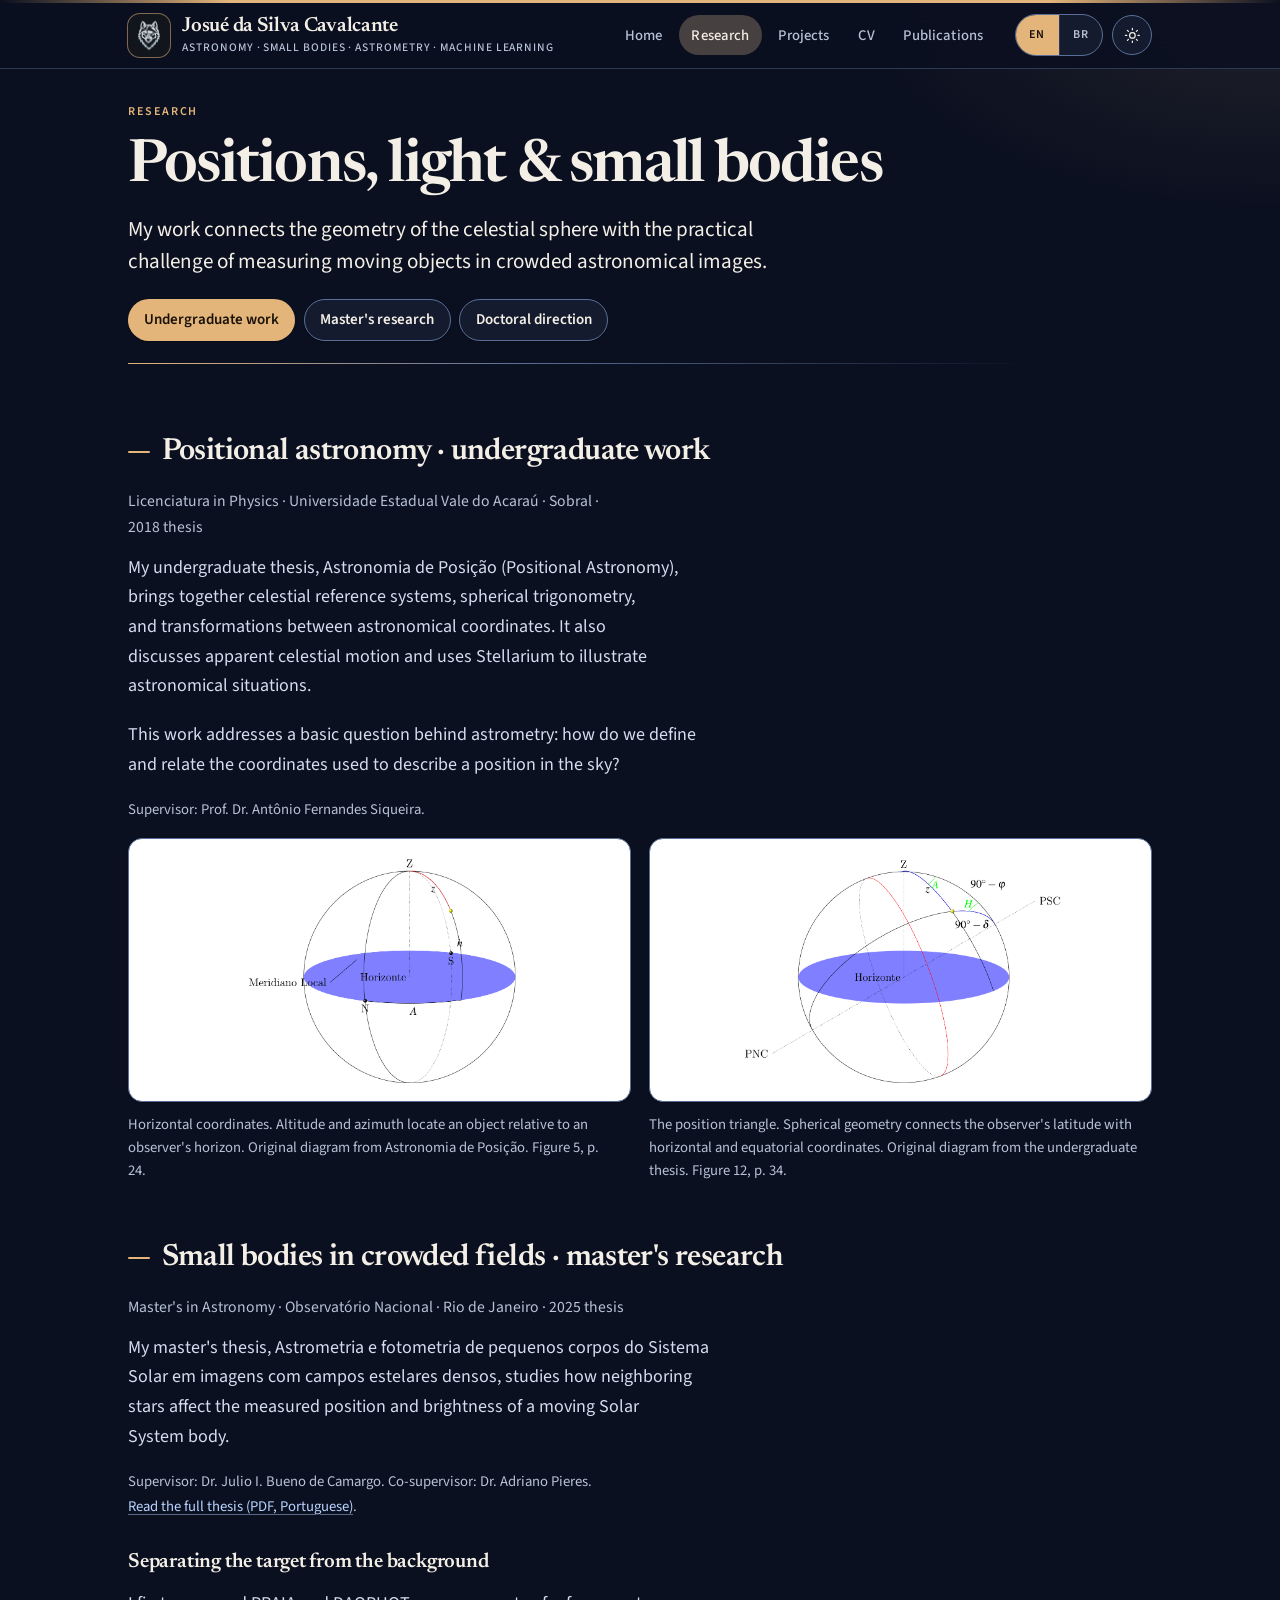
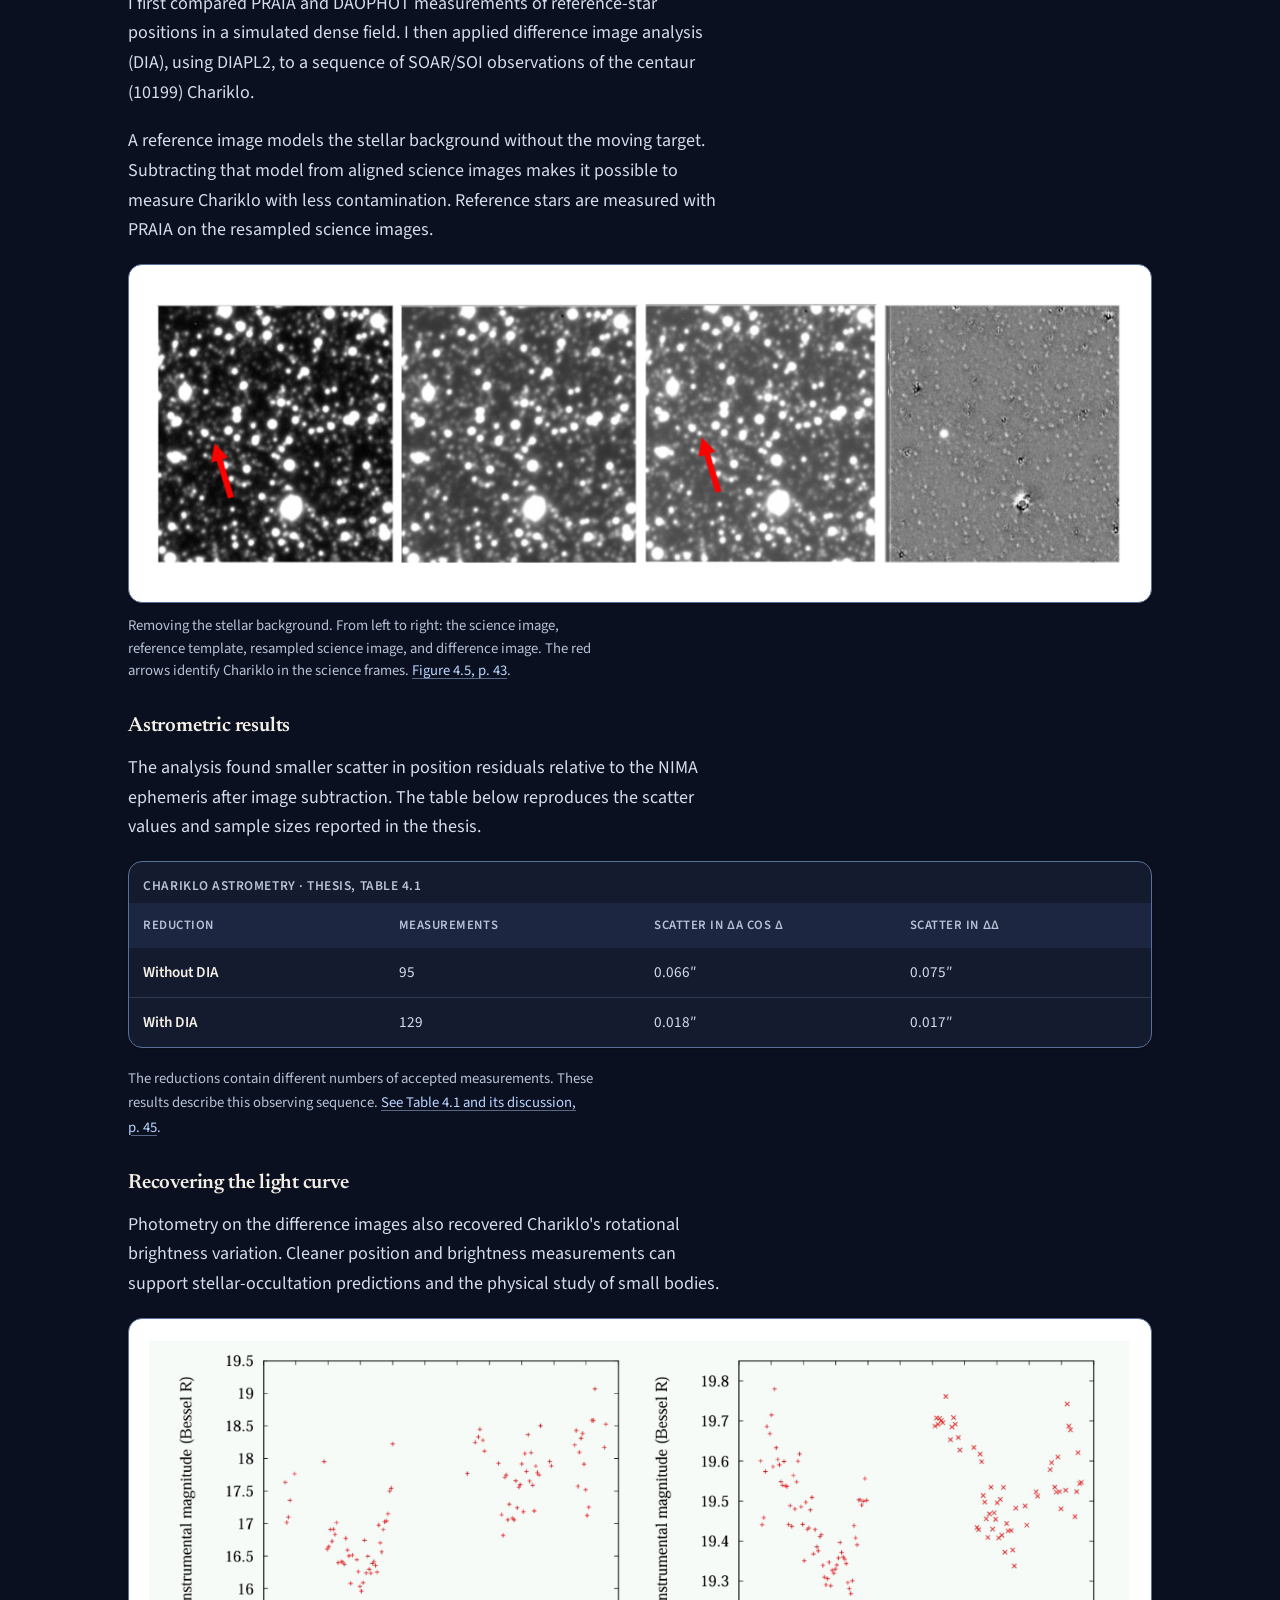
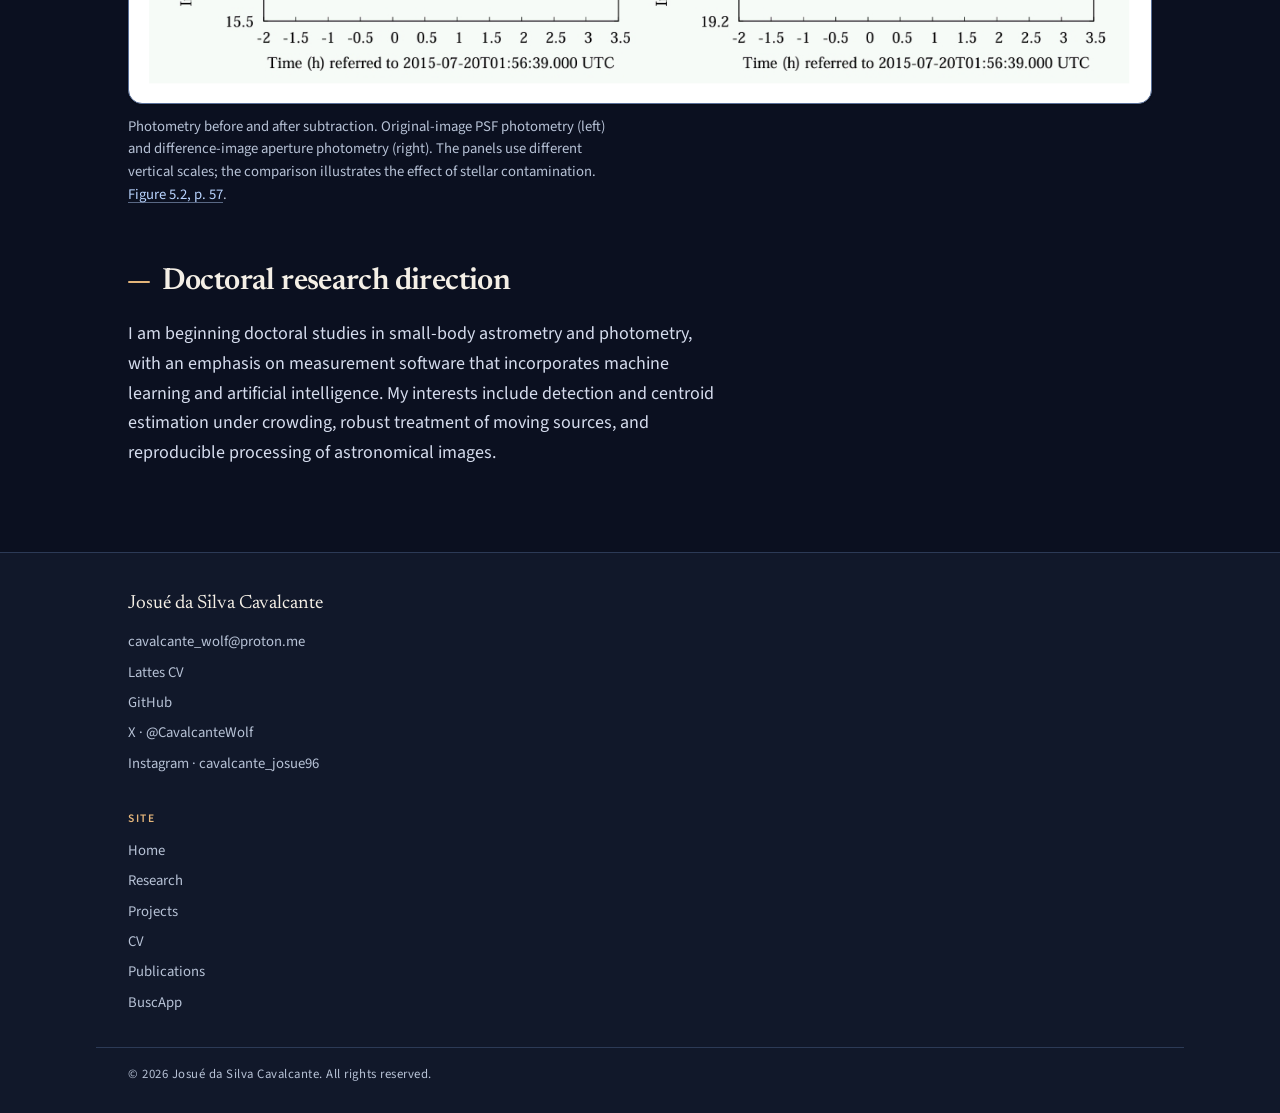
<file: research/index.html>
<!doctype html>
<html lang="en" data-theme="dark">
  <head>
    <meta charset="utf-8" />
    <meta name="viewport" content="width=device-width, initial-scale=1" />
    <title data-i18n="research.title">
      Research · Josué da Silva Cavalcante
    </title>
    <meta
      name="description"
      data-i18n-attr="content:research.description"
      content="From positional astronomy at UVA to measurements of Chariklo at Observatório Nacional: methods, thesis figures, astrometric results, and research directions."
    />
    <link rel="canonical" href="https://wolf9611.github.io/research/" />
    <link
      rel="alternate"
      hreflang="en"
      href="https://wolf9611.github.io/research/"
    />
    <link
      rel="alternate"
      hreflang="pt-BR"
      href="https://wolf9611.github.io/research/"
    />
    <link
      rel="alternate"
      hreflang="x-default"
      href="https://wolf9611.github.io/research/"
    />
    <meta name="theme-color" content="#0b1020" />
    <meta name="color-scheme" content="dark light" />
    <link
      rel="icon"
      href="/assets/mark/favicon-32.png"
      type="image/png"
      sizes="32x32"
    />
    <link rel="apple-touch-icon" href="/assets/mark/apple-touch-180.png" />
    <meta property="og:type" content="website" />
    <meta property="og:locale" content="en_US" />
    <meta property="og:site_name" content="Josué da Silva Cavalcante" />
    <meta
      property="og:title"
      data-i18n-attr="content:research.title"
      content="Research · Josué da Silva Cavalcante"
    />
    <meta
      property="og:description"
      data-i18n-attr="content:research.description"
      content="From positional astronomy at UVA to measurements of Chariklo at Observatório Nacional: methods, thesis figures, astrometric results, and research directions."
    />
    <meta property="og:url" content="https://wolf9611.github.io/research/" />
    <meta
      property="og:image"
      content="https://wolf9611.github.io/assets/mark/icon-512.png"
    />
    <meta name="twitter:card" content="summary" />
    <meta
      name="twitter:title"
      data-i18n-attr="content:research.title"
      content="Research · Josué da Silva Cavalcante"
    />
    <meta
      name="twitter:description"
      data-i18n-attr="content:research.description"
      content="From positional astronomy at UVA to measurements of Chariklo at Observatório Nacional: methods, thesis figures, astrometric results, and research directions."
    />
    <meta
      name="twitter:image"
      content="https://wolf9611.github.io/assets/mark/icon-512.png"
    />
    <link rel="preconnect" href="https://fonts.googleapis.com" />
    <link rel="preconnect" href="https://fonts.gstatic.com" crossorigin />
    <link
      href="https://fonts.googleapis.com/css2?family=Newsreader:ital,opsz,wght@0,6..72,500;0,6..72,600;1,6..72,500&family=Source+Sans+3:ital,wght@0,400;0,500;0,600;1,400&display=swap"
      rel="stylesheet"
    />
    <link rel="stylesheet" href="/css/style.css?v=9" />
    <script src="/js/i18n.js?v=9"></script>
    <script src="/js/main.js?v=9"></script>
  </head>
  <body data-page="research">
    <a class="skip-link" href="#main-content" data-i18n="common.skip"
      >Skip to content</a
    >
    <!-- Header -->
    <header class="site-header">
      <div class="wrap header-bar">
        <a class="brand" href="/">
          <img
            class="brand-mark"
            src="/assets/mark/apple-touch-180.png"
            alt=""
            width="180"
            height="180"
          />
          <span class="brand-copy">
            <span class="site-title" data-i18n="common.siteTitle"
              >Josué da Silva Cavalcante</span
            >
            <span class="site-tag" data-i18n="common.siteTag">
              Astronomy · Small bodies · Astrometry · Machine learning</span
            >
          </span>
        </a>
        <nav
          class="nav"
          data-i18n-attr="aria-label:common.navAria"
          aria-label="Main"
        >
          <a href="/" data-i18n="common.navHome">Home</a>
          <a
            href="/research/"
            aria-current="page"
            data-i18n="common.navResearch"
            >Research</a
          >
          <a href="/#projects" data-i18n="common.navProjects">Projects</a>
          <a href="/cv/" data-i18n="common.navCv">CV</a>
          <a href="/pubs/" data-i18n="common.navPubs">Publications</a>
        </nav>
        <div class="header-controls">
          <div
            class="lang-switch"
            role="group"
            data-i18n-attr="aria-label:common.langGroup"
            aria-label="Language"
          >
            <button
              type="button"
              class="lang-switch-btn is-active"
              data-set-lang="en"
              lang="en"
              aria-pressed="true"
            >
              EN
            </button>
            <button
              type="button"
              class="lang-switch-btn"
              data-set-lang="pt-BR"
              lang="pt-BR"
              aria-pressed="false"
            >
              BR
            </button>
          </div>
          <button
            type="button"
            class="theme-toggle"
            data-theme-toggle
            data-label-light="Switch to dark theme"
            data-label-dark="Switch to light theme"
            aria-pressed="false"
            aria-label="Switch to light theme"
          >
            <svg
              class="icon-sun"
              aria-hidden="true"
              viewBox="0 0 24 24"
              fill="none"
              stroke="currentColor"
              stroke-width="1.75"
              stroke-linecap="round"
            >
              <circle cx="12" cy="12" r="4" />
              <path
                d="M12 2v2m0 16v2M4.9 4.9l1.4 1.4m11.4 11.4 1.4 1.4M2 12h2m16 0h2M4.9 19.1l1.4-1.4M17.7 6.3l1.4-1.4"
              />
            </svg>
            <svg
              class="icon-moon"
              aria-hidden="true"
              viewBox="0 0 24 24"
              fill="none"
              stroke="currentColor"
              stroke-width="1.75"
              stroke-linecap="round"
              stroke-linejoin="round"
            >
              <path d="M21 12.8A9 9 0 1 1 11.2 3a7 7 0 0 0 9.8 9.8Z" />
            </svg>
          </button>
        </div>
      </div>
    </header>

    <main id="main-content" class="wrap">
      <article class="prose">
        <div class="page-intro">
          <div class="kicker" data-i18n="research.kicker">Research</div>
          <h1 data-i18n="research.h1">Positions, light &amp; small bodies</h1>
          <p class="lead" data-i18n="research.lead">
            My work connects the geometry of the celestial sphere with the
            practical challenge of measuring moving objects in crowded
            astronomical images.
          </p>
          <p class="text-links">
            <a href="#undergraduate" data-i18n="research.linksUg"
              >Undergraduate work</a
            ><a href="#masters" data-i18n="research.linksMs"
              >Master's research</a
            ><a href="#doctoral" data-i18n="research.linksDoc"
              >Doctoral direction</a
            >
          </p>
        </div>

        <section aria-labelledby="undergraduate">
          <h2 id="undergraduate" data-i18n="research.ugHeading">
            Positional astronomy · undergraduate work
          </h2>
          <p class="institution" data-i18n="research.ugInstitution">
            Licenciatura in Physics · Universidade Estadual Vale do Acaraú ·
            Sobral · 2018 thesis
          </p>
          <p data-i18n="research.ugBody1">
            My undergraduate thesis,
            <em lang="pt-BR">Astronomia de Posição</em> (<em
              >Positional Astronomy</em
            >), brings together celestial reference systems, spherical
            trigonometry, and transformations between astronomical coordinates.
            It also discusses apparent celestial motion and uses Stellarium to
            illustrate astronomical situations.
          </p>
          <p data-i18n="research.ugBody2">
            This work addresses a basic question behind astrometry: how do we
            define and relate the coordinates used to describe a position in the
            sky?
          </p>
          <p class="source-link" data-i18n="research.ugSupervisor">
            Supervisor: Prof. Dr. Antônio Fernandes Siqueira.
          </p>
          <div class="work-grid">
            <figure class="research-figure">
              <button
                type="button"
                class="figure-image"
                data-figure-open="/assets/research/horizontal-coordinates.webp"
                data-i18n-attr="aria-label:research.figCapAria"
                aria-label="Open full-size figure"
              >
                <img
                  src="/assets/research/horizontal-coordinates.webp"
                  data-i18n-attr="alt:research.figHorizAlt"
                  alt="A celestial sphere with the horizon plane in blue and arcs indicating altitude and azimuth."
                  width="1026"
                  height="771"
                  loading="lazy"
                  decoding="async"
                />
              </button>
              <figcaption data-i18n="research.figHorizCap">
                <strong>Horizontal coordinates.</strong> Altitude and azimuth
                locate an object relative to an observer's horizon. Original
                diagram from <em lang="pt-BR">Astronomia de Posição</em>. Figure
                5, p. 24.
              </figcaption>
            </figure>
            <figure class="research-figure">
              <button
                type="button"
                class="figure-image"
                data-figure-open="/assets/research/position-triangle.webp"
                data-i18n-attr="aria-label:research.figCapAria"
                aria-label="Open full-size figure"
              >
                <img
                  src="/assets/research/position-triangle.webp"
                  data-i18n-attr="alt:research.figTriAlt"
                  alt="Spherical position triangle connecting the zenith, the elevated celestial pole and a star, with angular relationships marked."
                  width="1107"
                  height="774"
                  loading="lazy"
                  decoding="async"
                />
              </button>
              <figcaption data-i18n="research.figTriCap">
                <strong>The position triangle.</strong> Spherical geometry
                connects the observer's latitude with horizontal and equatorial
                coordinates. Original diagram from the undergraduate thesis.
                Figure 12, p. 34.
              </figcaption>
            </figure>
          </div>
        </section>

        <section aria-labelledby="masters">
          <h2 id="masters" data-i18n="research.msHeading">
            Small bodies in crowded fields · master's research
          </h2>
          <p class="institution" data-i18n="research.msInstitution">
            Master's in Astronomy · Observatório Nacional · Rio de Janeiro ·
            2025 thesis
          </p>
          <p data-i18n="research.msBody">
            My master's thesis,
            <em lang="pt-BR"
              >Astrometria e fotometria de pequenos corpos do Sistema Solar em
              imagens com campos estelares densos</em
            >, studies how neighboring stars affect the measured position and
            brightness of a moving Solar System body.
          </p>
          <p class="source-link">
            <span data-i18n="research.msSupervisor"
              >Supervisor: Dr. Julio I. Bueno de Camargo. Co-supervisor: Dr.
              Adriano Pieres.</span
            >
            <a
              href="/files/dissertacao_cavalcante_2025.pdf"
              data-i18n="research.msPdf"
              >Read the full thesis (PDF, Portuguese)</a
            >.
          </p>
          <h3 data-i18n="research.sepHeading">
            Separating the target from the background
          </h3>
          <p data-i18n="research.sepBody1">
            I first compared <strong>PRAIA</strong> and
            <strong>DAOPHOT</strong> measurements of reference-star positions in
            a simulated dense field. I then applied
            <strong>difference image analysis (DIA)</strong>, using
            <strong>DIAPL2</strong>, to a sequence of
            <strong>SOAR/SOI</strong> observations of the centaur
            <strong>(10199) Chariklo</strong>.
          </p>
          <p data-i18n="research.sepBody2">
            A reference image models the stellar background without the moving
            target. Subtracting that model from aligned science images makes it
            possible to measure Chariklo with less contamination. Reference
            stars are measured with PRAIA on the resampled science images.
          </p>
          <figure class="research-figure">
            <button
              type="button"
              class="figure-image"
              data-figure-open="/assets/research/chariklo-image-subtraction.webp"
              data-i18n-attr="aria-label:research.figCapAria"
              aria-label="Open full-size figure"
            >
              <img
                src="/assets/research/chariklo-image-subtraction.webp"
                data-i18n-attr="alt:research.figSubAlt"
                alt="Science, template, resampled science and difference images of a dense stellar field. Red arrows indicate Chariklo in the science images."
                width="1326"
                height="417"
                loading="lazy"
                decoding="async"
              />
            </button>
            <figcaption>
              <span data-i18n="research.figSubCap"
                ><strong>Removing the stellar background.</strong> From left to
                right: the science image, reference template, resampled science
                image, and difference image. The red arrows identify Chariklo in
                the science frames.</span
              >
              <a
                href="/files/dissertacao_cavalcante_2025.pdf#page=55"
                data-i18n="research.figSubLink"
                >Figure 4.5, p. 43</a
              >.
            </figcaption>
          </figure>
          <h3 data-i18n="research.resHeading">Astrometric results</h3>
          <p data-i18n="research.resBody">
            The analysis found smaller scatter in position residuals relative to
            the <strong>NIMA</strong> ephemeris after image subtraction. The
            table below reproduces the scatter values and sample sizes reported
            in the thesis.
          </p>
          <div class="table-wrap">
            <table class="results-table">
              <caption data-i18n="research.tableCaption">
                Chariklo astrometry · thesis, Table 4.1
              </caption>
              <thead>
                <tr>
                  <th scope="col" data-i18n="research.tableReduction">
                    Reduction
                  </th>
                  <th scope="col" data-i18n="research.tableMeasurements">
                    Measurements
                  </th>
                  <th scope="col" data-i18n="research.tableScatterRa">
                    Scatter in Δα cos δ
                  </th>
                  <th scope="col" data-i18n="research.tableScatterDec">
                    Scatter in Δδ
                  </th>
                </tr>
              </thead>
              <tbody>
                <tr>
                  <th scope="row" data-i18n="research.tableNoDia">
                    Without DIA
                  </th>
                  <td>95</td>
                  <td>0.066″</td>
                  <td>0.075″</td>
                </tr>
                <tr>
                  <th scope="row" data-i18n="research.tableWithDia">
                    With DIA
                  </th>
                  <td>129</td>
                  <td>0.018″</td>
                  <td>0.017″</td>
                </tr>
              </tbody>
            </table>
          </div>
          <p class="source-link">
            <span data-i18n="research.resNote"
              >The reductions contain different numbers of accepted
              measurements. These results describe this observing
              sequence.</span
            >
            <a
              href="/files/dissertacao_cavalcante_2025.pdf#page=57"
              data-i18n="research.resLink"
              >See Table 4.1 and its discussion, p. 45</a
            >.
          </p>
          <h3 data-i18n="research.lcHeading">Recovering the light curve</h3>
          <p data-i18n="research.lcBody">
            Photometry on the difference images also recovered Chariklo's
            rotational brightness variation. Cleaner position and brightness
            measurements can support stellar-occultation predictions and the
            physical study of small bodies.
          </p>
          <figure class="research-figure">
            <button
              type="button"
              class="figure-image"
              data-figure-open="/assets/research/chariklo-photometry.webp"
              data-i18n-attr="aria-label:research.figCapAria"
              aria-label="Open full-size figure"
            >
              <img
                src="/assets/research/chariklo-photometry.webp"
                data-i18n-attr="alt:research.figPhotAlt"
                alt="Two plots of instrumental magnitude against time: original-image PSF photometry on the left and difference-image aperture photometry on the right. The vertical scales differ."
                width="1302"
                height="471"
                loading="lazy"
                decoding="async"
              />
            </button>
            <figcaption>
              <span data-i18n="research.figPhotCap"
                ><strong>Photometry before and after subtraction.</strong>
                Original-image PSF photometry (left) and difference-image
                aperture photometry (right). The panels use different vertical
                scales; the comparison illustrates the effect of stellar
                contamination.</span
              >
              <a
                href="/files/dissertacao_cavalcante_2025.pdf#page=69"
                data-i18n="research.figPhotLink"
                >Figure 5.2, p. 57</a
              >.
            </figcaption>
          </figure>
        </section>

        <section aria-labelledby="doctoral">
          <h2 id="doctoral" data-i18n="research.docHeading">
            Doctoral research direction
          </h2>
          <p data-i18n="research.docBody">
            I am beginning doctoral studies in small-body astrometry and
            photometry, with an emphasis on measurement software that
            incorporates machine learning and artificial intelligence. My
            interests include detection and centroid estimation under crowding,
            robust treatment of moving sources, and reproducible processing of
            astronomical images.
          </p>
        </section>
      </article>
    </main>

    <!-- Footer -->
    <footer class="site-footer">
      <div class="wrap footer-grid">
        <div>
          <div class="footer-name">Josué da Silva Cavalcante</div>
          <ul class="footer-list">
            <li>
              <a
                href="mailto:cavalcante_wolf@proton.me"
                data-i18n="common.footerEmail"
                >cavalcante_wolf@proton.me</a
              >
            </li>
            <li>
              <a
                href="https://lattes.cnpq.br/4498102376995368"
                rel="me noopener"
                target="_blank"
                data-i18n="common.footerLattes"
                >Lattes CV</a
              >
            </li>
            <li>
              <a
                href="https://github.com/wolf9611"
                rel="me noopener"
                target="_blank"
                data-i18n="common.footerGithub"
                >GitHub</a
              >
            </li>
            <li>
              <a
                href="https://x.com/CavalcanteWolf"
                rel="me noopener"
                target="_blank"
                data-i18n="common.footerX"
                >X · @CavalcanteWolf</a
              >
            </li>
            <li>
              <a
                href="https://www.instagram.com/cavalcante_josue96/"
                rel="me noopener"
                target="_blank"
                data-i18n="common.footerInstagram"
                >Instagram · cavalcante_josue96</a
              >
            </li>
          </ul>
        </div>
        <div>
          <h2 class="footer-heading" data-i18n="common.footerSite">Site</h2>
          <ul class="footer-list">
            <li><a href="/" data-i18n="common.navHome">Home</a></li>
            <li>
              <a href="/research/" data-i18n="common.navResearch">Research</a>
            </li>
            <li>
              <a href="/#projects" data-i18n="common.navProjects">Projects</a>
            </li>
            <li><a href="/cv/" data-i18n="common.navCv">CV</a></li>
            <li>
              <a href="/pubs/" data-i18n="common.navPubs">Publications</a>
            </li>
            <li>
              <a
                href="https://github.com/eemtijca/buscapp"
                rel="noopener"
                target="_blank"
                >BuscApp</a
              >
            </li>
          </ul>
        </div>
      </div>
      <div class="wrap footer-copy">
        <p data-i18n="common.copyright">
          © 2026 Josué da Silva Cavalcante. All rights reserved.
        </p>
      </div>
    </footer>

    <!-- Full-size figure viewer -->
    <dialog
      id="figure-viewer"
      class="figure-viewer"
      aria-labelledby="figure-viewer-title"
    >
      <div class="figure-viewer-bar">
        <h2
          class="figure-viewer-title"
          id="figure-viewer-title"
          data-i18n="common.figureViewerTitle"
        >
          Figure
        </h2>
        <button
          type="button"
          class="figure-viewer-close"
          data-figure-close
          data-i18n-attr="aria-label:common.figureViewerClose"
          aria-label="Close the figure viewer"
        >
          ×
        </button>
      </div>
      <img
        class="figure-viewer-img"
        src="[data-uri]"
        alt=""
      />
    </dialog>
  </body>
</html>
</file>
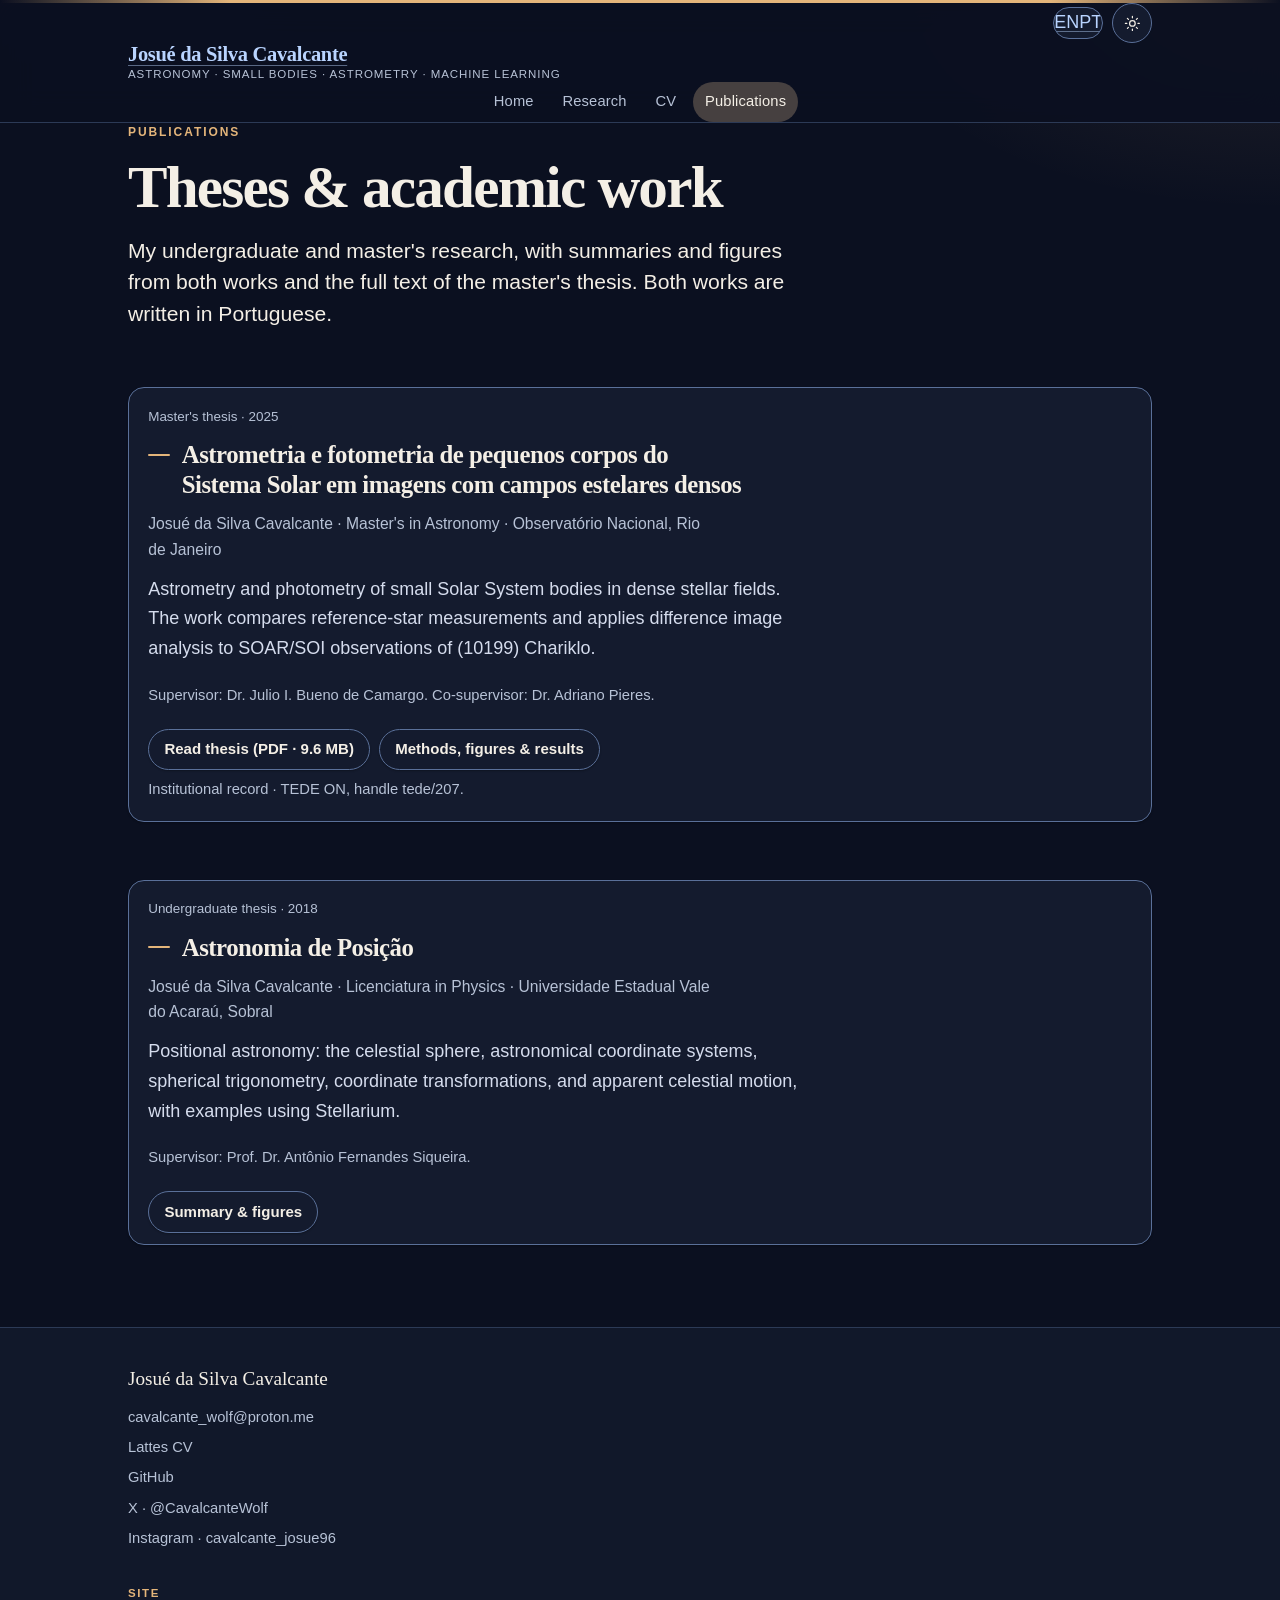
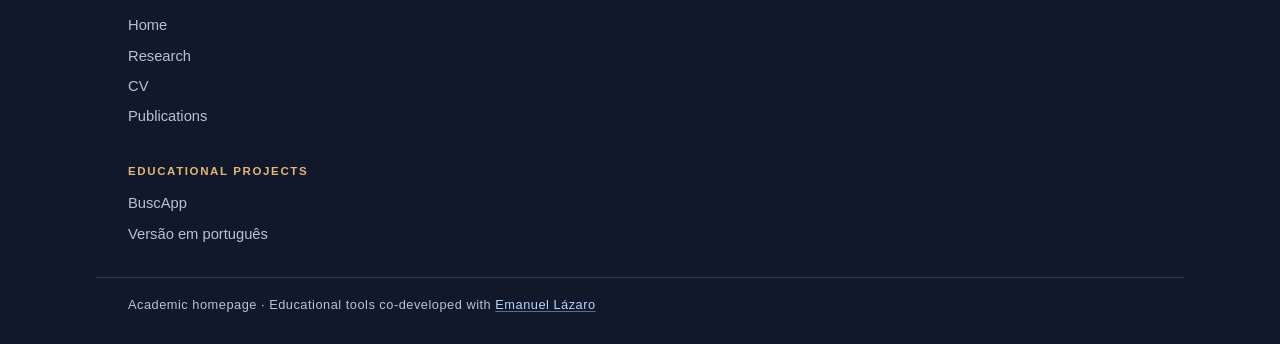
<file: en/pubs/index.html>
<!doctype html>
<html lang="en" data-theme="dark">
  <head>
    <meta charset="utf-8" />
    <meta name="viewport" content="width=device-width, initial-scale=1" />
    <title>Theses &amp; Publications · Josué da Silva Cavalcante</title>
    <meta
      name="description"
      content="Explore Josué Cavalcante's undergraduate research in positional astronomy (UVA, 2018) and master's research on dense-field astrometry and photometry (Observatório Nacional, 2025)."
    />
    <link rel="canonical" href="https://wolf9611.github.io/en/pubs/" />
    <meta name="theme-color" content="#121214" />
    <meta name="color-scheme" content="dark light" />
    <link
      rel="icon"
      href="/assets/mark/favicon-32.png"
      type="image/png"
      sizes="32x32"
    />
    <link rel="apple-touch-icon" href="/assets/mark/apple-touch-180.png" />
    <meta property="og:type" content="website" />
    <meta property="og:locale" content="en_US" />
    <meta property="og:site_name" content="Josué da Silva Cavalcante" />
    <meta
      property="og:title"
      content="Theses &amp; Publications · Josué da Silva Cavalcante"
    />
    <meta
      property="og:description"
      content="Explore Josué Cavalcante's undergraduate research in positional astronomy (UVA, 2018) and master's research on dense-field astrometry and photometry (Observatório Nacional, 2025)."
    />
    <meta property="og:url" content="https://wolf9611.github.io/en/pubs/" />
    <meta
      property="og:image"
      content="https://wolf9611.github.io/assets/mark/icon-512.png"
    />
    <meta name="twitter:card" content="summary" />
    <meta
      name="twitter:title"
      content="Theses &amp; Publications · Josué da Silva Cavalcante"
    />
    <meta
      name="twitter:description"
      content="Explore Josué Cavalcante's undergraduate research in positional astronomy (UVA, 2018) and master's research on dense-field astrometry and photometry (Observatório Nacional, 2025)."
    />
    <meta
      name="twitter:image"
      content="https://wolf9611.github.io/assets/mark/icon-512.png"
    />
    <link rel="preconnect" href="https://fonts.googleapis.com" />
    <link rel="preconnect" href="https://fonts.gstatic.com" crossorigin />
    <link
      href="https://fonts.googleapis.com/css2?family=IBM+Plex+Sans:ital,wght@0,400;0,500;1,400&family=IBM+Plex+Serif:ital,wght@0,400;0,500;1,400&display=swap"
      rel="stylesheet"
    />
    <link rel="stylesheet" href="/css/style.css?v=5" />
    <script src="/js/main.js?v=5"></script>
  </head>
  <body>
    <a class="skip-link" href="#main-content">Skip to content</a>
    <header class="site-header">
      <div class="wrap">
        <div class="header-controls">
          <div class="lang-switch" role="group" aria-label="Language">
            <a
              href="/en/"
              hreflang="en"
              lang="en"
              data-lang="en"
              aria-current="true"
              >EN</a
            >
            <a href="/pt/" hreflang="pt-BR" lang="pt-BR" data-lang="pt-BR"
              >PT</a
            >
          </div>
          <button
            type="button"
            class="theme-toggle"
            data-theme-toggle
            data-label-light="Switch to dark theme"
            data-label-dark="Switch to light theme"
            aria-pressed="false"
            aria-label="Switch to light theme"
          >
            <svg
              class="icon-sun"
              aria-hidden="true"
              viewBox="0 0 24 24"
              fill="none"
              stroke="currentColor"
              stroke-width="1.75"
              stroke-linecap="round"
            >
              <circle cx="12" cy="12" r="4" />
              <path
                d="M12 2v2m0 16v2M4.9 4.9l1.4 1.4m11.4 11.4 1.4 1.4M2 12h2m16 0h2M4.9 19.1l1.4-1.4M17.7 6.3l1.4-1.4"
              />
            </svg>
            <svg
              class="icon-moon"
              aria-hidden="true"
              viewBox="0 0 24 24"
              fill="none"
              stroke="currentColor"
              stroke-width="1.75"
              stroke-linecap="round"
              stroke-linejoin="round"
            >
              <path d="M21 12.8A9 9 0 1 1 11.2 3a7 7 0 0 0 9.8 9.8Z" />
            </svg>
          </button>
        </div>
        <div class="site-title">
          <a href="/en/">Josué da Silva Cavalcante</a>
        </div>
        <div class="site-tag">
          Astronomy · Small bodies · Astrometry · Machine learning
        </div>
        <nav class="nav" aria-label="Main">
          <a href="/en/">Home</a>
          <a href="/en/research/">Research</a>
          <a href="/en/cv/">CV</a>
          <a href="/en/pubs/" aria-current="page">Publications</a>
        </nav>
      </div>
    </header>

    <main id="main-content" class="wrap">
      <article class="prose">
        <div class="kicker">Publications</div>
        <h1>Theses &amp; academic work</h1>
        <p class="lead">
          My undergraduate and master's research, with summaries and figures
          from both works and the full text of the master's thesis. Both works
          are written in Portuguese.
        </p>
        <section class="pub" aria-labelledby="masters">
          <p class="when">Master's thesis · 2025</p>
          <h2 id="masters" lang="pt-BR">
            Astrometria e fotometria de pequenos corpos do Sistema Solar em
            imagens com campos estelares densos
          </h2>
          <p class="institution">
            Josué da Silva Cavalcante · Master's in Astronomy · Observatório
            Nacional, Rio de Janeiro
          </p>
          <p>
            Astrometry and photometry of small Solar System bodies in dense
            stellar fields. The work compares reference-star measurements and
            applies difference image analysis to SOAR/SOI observations of
            (10199) Chariklo.
          </p>
          <p class="source-link">
            Supervisor: Dr. Julio I. Bueno de Camargo. Co-supervisor: Dr.
            Adriano Pieres.
          </p>
          <p class="text-links">
            <a href="/files/dissertacao_cavalcante_2025.pdf"
              >Read thesis (PDF · 9.6 MB)</a
            ><a href="/en/research/#masters">Methods, figures &amp; results</a>
          </p>
          <p class="source-link">
            Institutional record · TEDE ON, handle tede/207.
          </p>
        </section>
        <section class="pub" aria-labelledby="undergraduate">
          <p class="when">Undergraduate thesis · 2018</p>
          <h2 id="undergraduate" lang="pt-BR">Astronomia de Posição</h2>
          <p class="institution">
            Josué da Silva Cavalcante · Licenciatura in Physics · Universidade
            Estadual Vale do Acaraú, Sobral
          </p>
          <p>
            Positional astronomy: the celestial sphere, astronomical coordinate
            systems, spherical trigonometry, coordinate transformations, and
            apparent celestial motion, with examples using Stellarium.
          </p>
          <p class="source-link">
            Supervisor: Prof. Dr. Antônio Fernandes Siqueira.
          </p>
          <p class="text-links">
            <a href="/en/research/#undergraduate">Summary &amp; figures</a>
          </p>
        </section>
      </article>
    </main>

    <footer class="site-footer">
      <div class="wrap footer-grid">
        <div>
          <div class="footer-name">Josué da Silva Cavalcante</div>
          <ul class="footer-list">
            <li>
              <a href="mailto:cavalcante_wolf@proton.me"
                >cavalcante_wolf@proton.me</a
              >
            </li>
            <li>
              <a
                href="https://lattes.cnpq.br/4498102376995368"
                rel="me noopener"
                target="_blank"
                >Lattes CV</a
              >
            </li>
            <li>
              <a
                href="https://github.com/wolf9611"
                rel="me noopener"
                target="_blank"
                >GitHub</a
              >
            </li>
            <li>
              <a
                href="https://x.com/CavalcanteWolf"
                rel="me noopener"
                target="_blank"
                >X · @CavalcanteWolf</a
              >
            </li>
            <li>
              <a
                href="https://www.instagram.com/cavalcante_josue96/"
                rel="me noopener"
                target="_blank"
                >Instagram · cavalcante_josue96</a
              >
            </li>
          </ul>
        </div>
        <div>
          <h2 class="footer-heading">Site</h2>
          <ul class="footer-list">
            <li><a href="/en/">Home</a></li>
            <li><a href="/en/research/">Research</a></li>
            <li><a href="/en/cv/">CV</a></li>
            <li><a href="/en/pubs/">Publications</a></li>
          </ul>
        </div>
        <div>
          <h2 class="footer-heading">Educational projects</h2>
          <ul class="footer-list">
            <li>
              <a
                href="https://github.com/eemtijca/buscapp"
                rel="noopener"
                target="_blank"
                >BuscApp</a
              >
            </li>
            <li>
              <a href="/pt/" lang="pt-BR" data-lang="pt-BR"
                >Versão em português</a
              >
            </li>
          </ul>
        </div>
      </div>
      <div class="wrap footer-copy">
        Academic homepage · Educational tools co-developed with
        <a href="https://github.com/emanuellcs" rel="noopener" target="_blank"
          >Emanuel Lázaro</a
        >
      </div>
    </footer>
  </body>
</html>
</file>
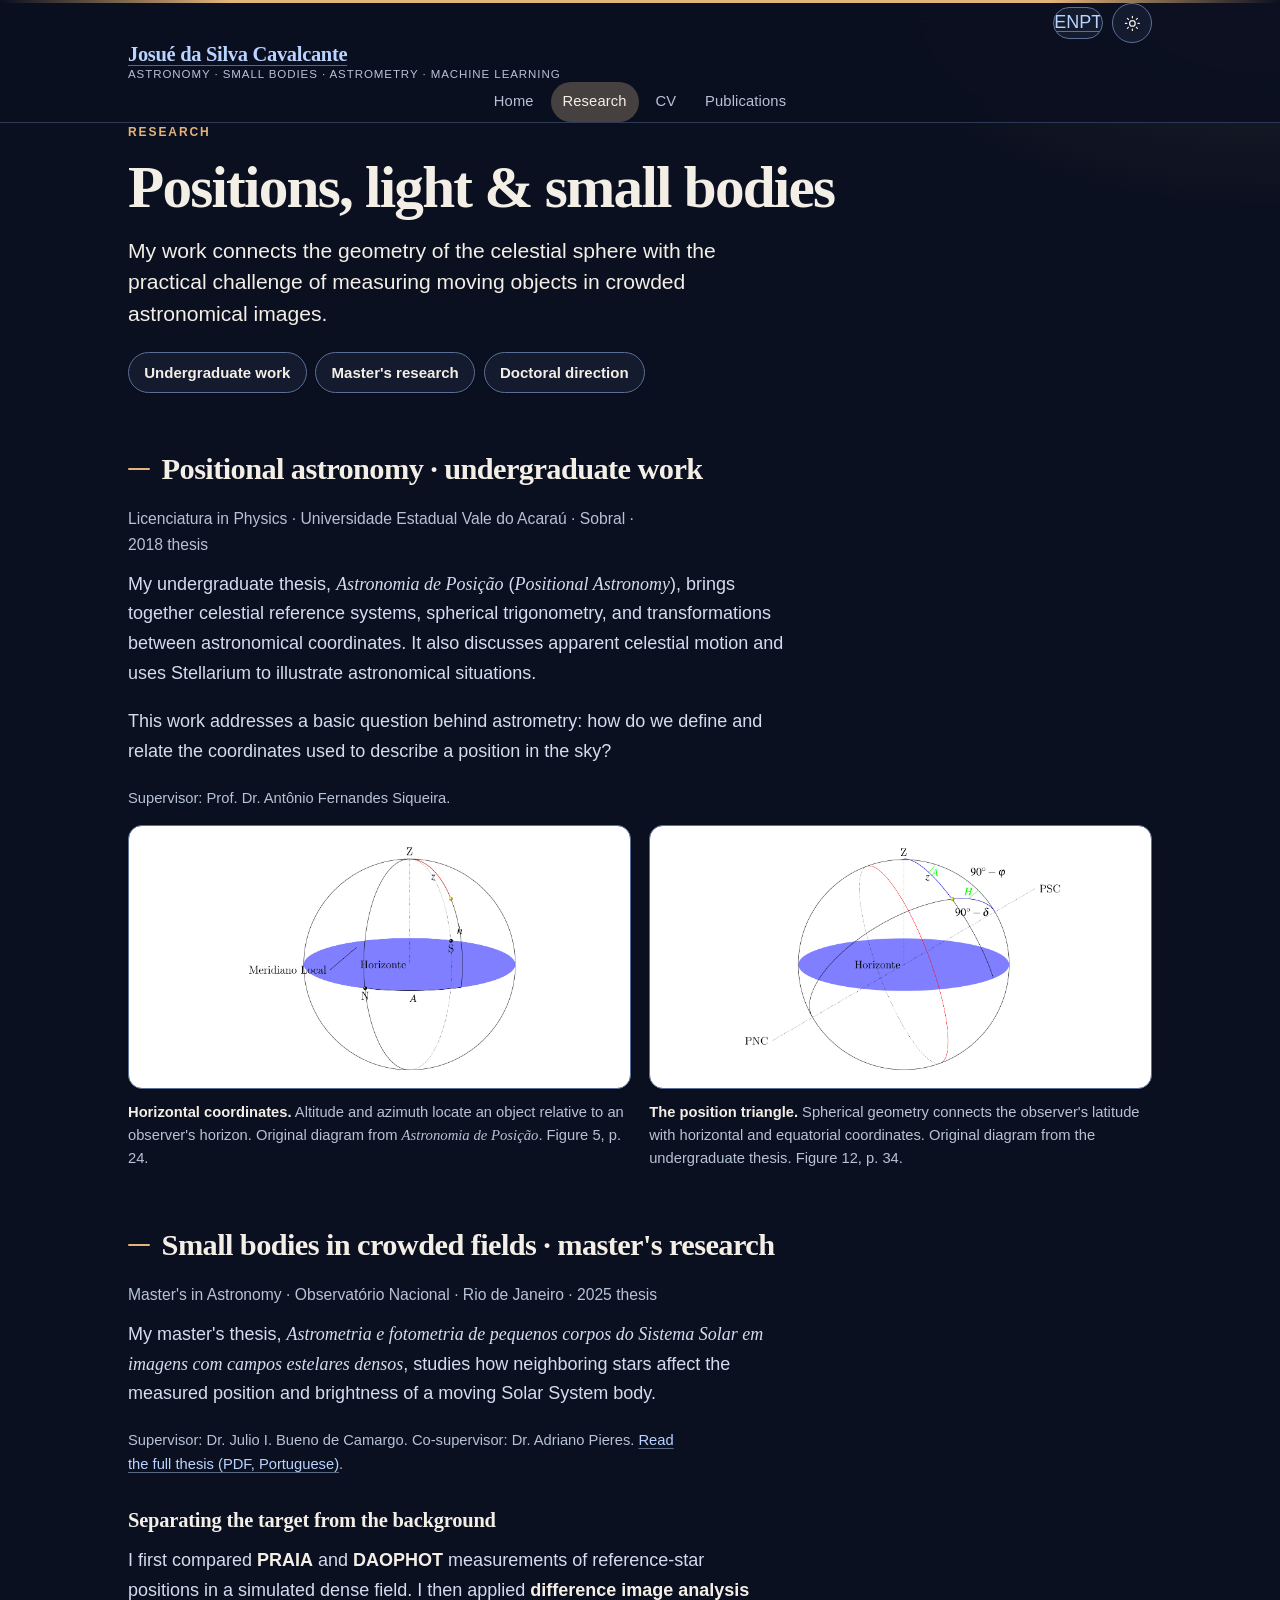
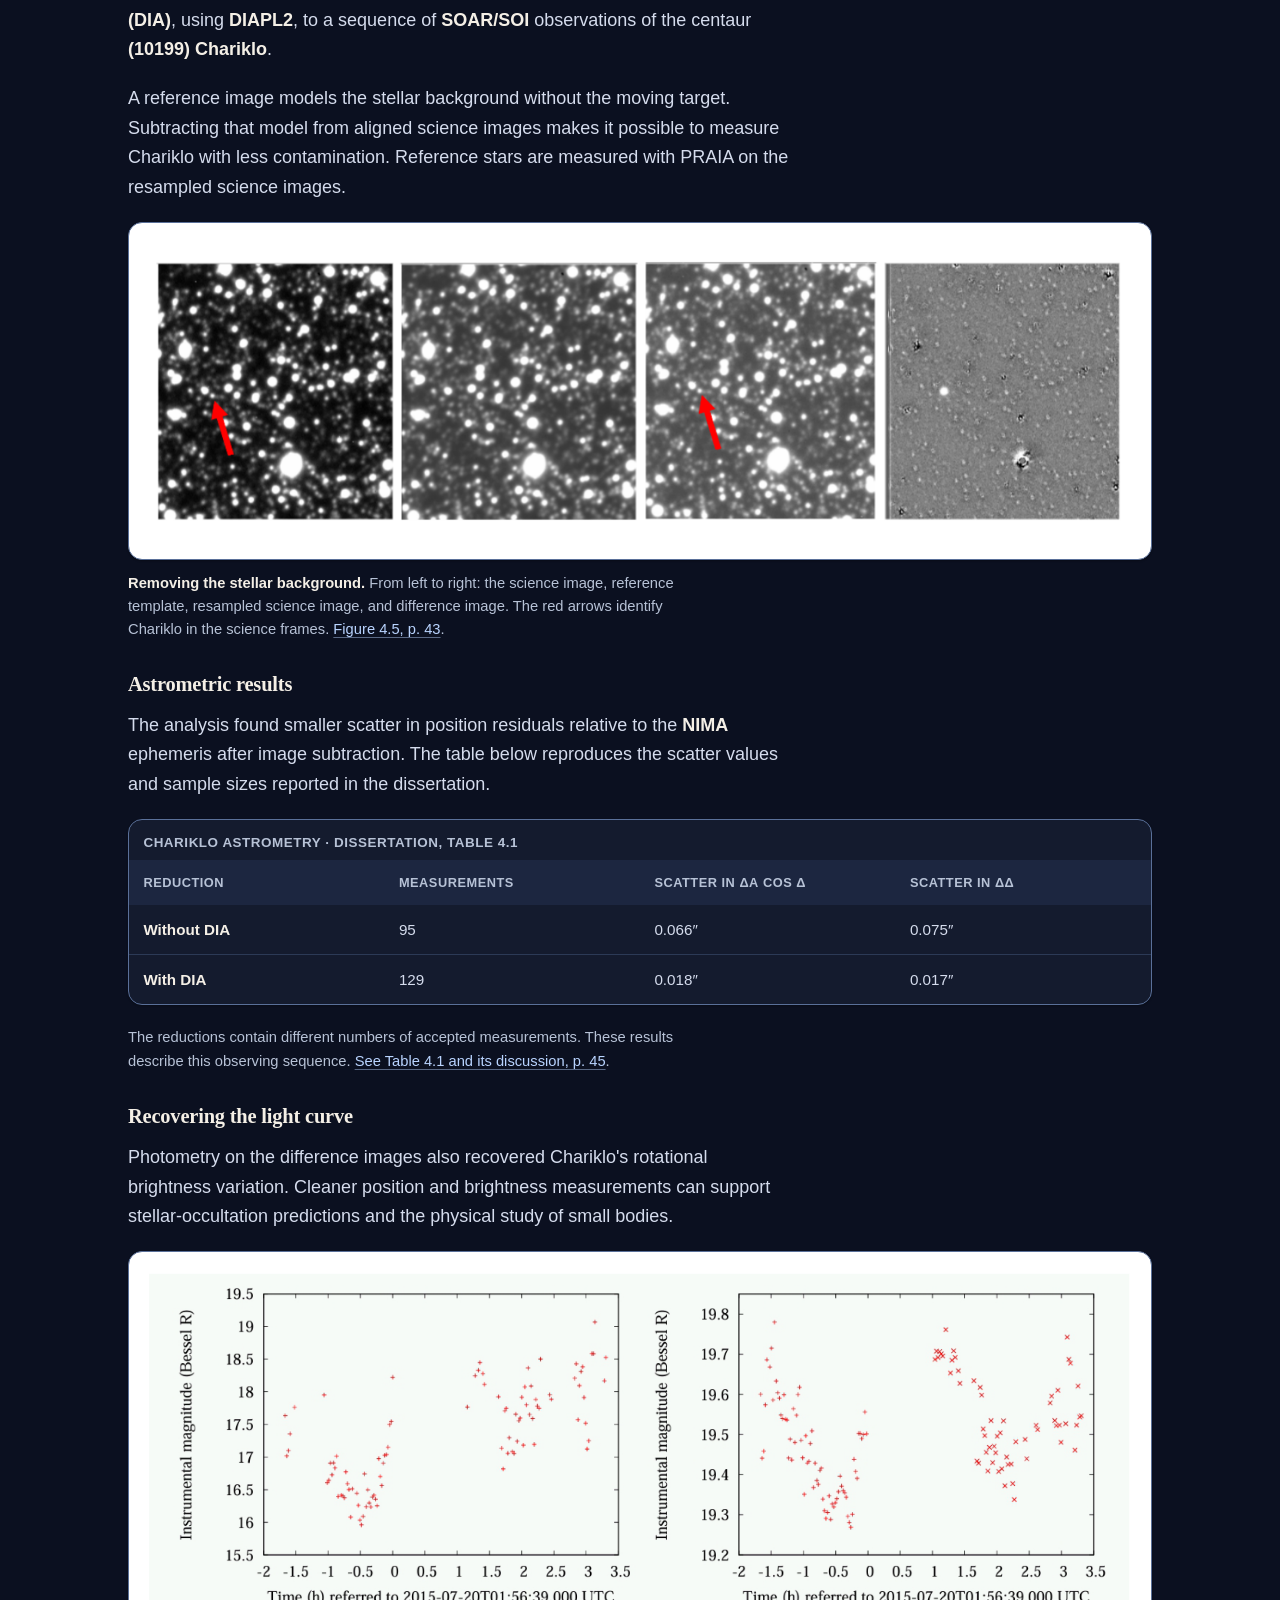
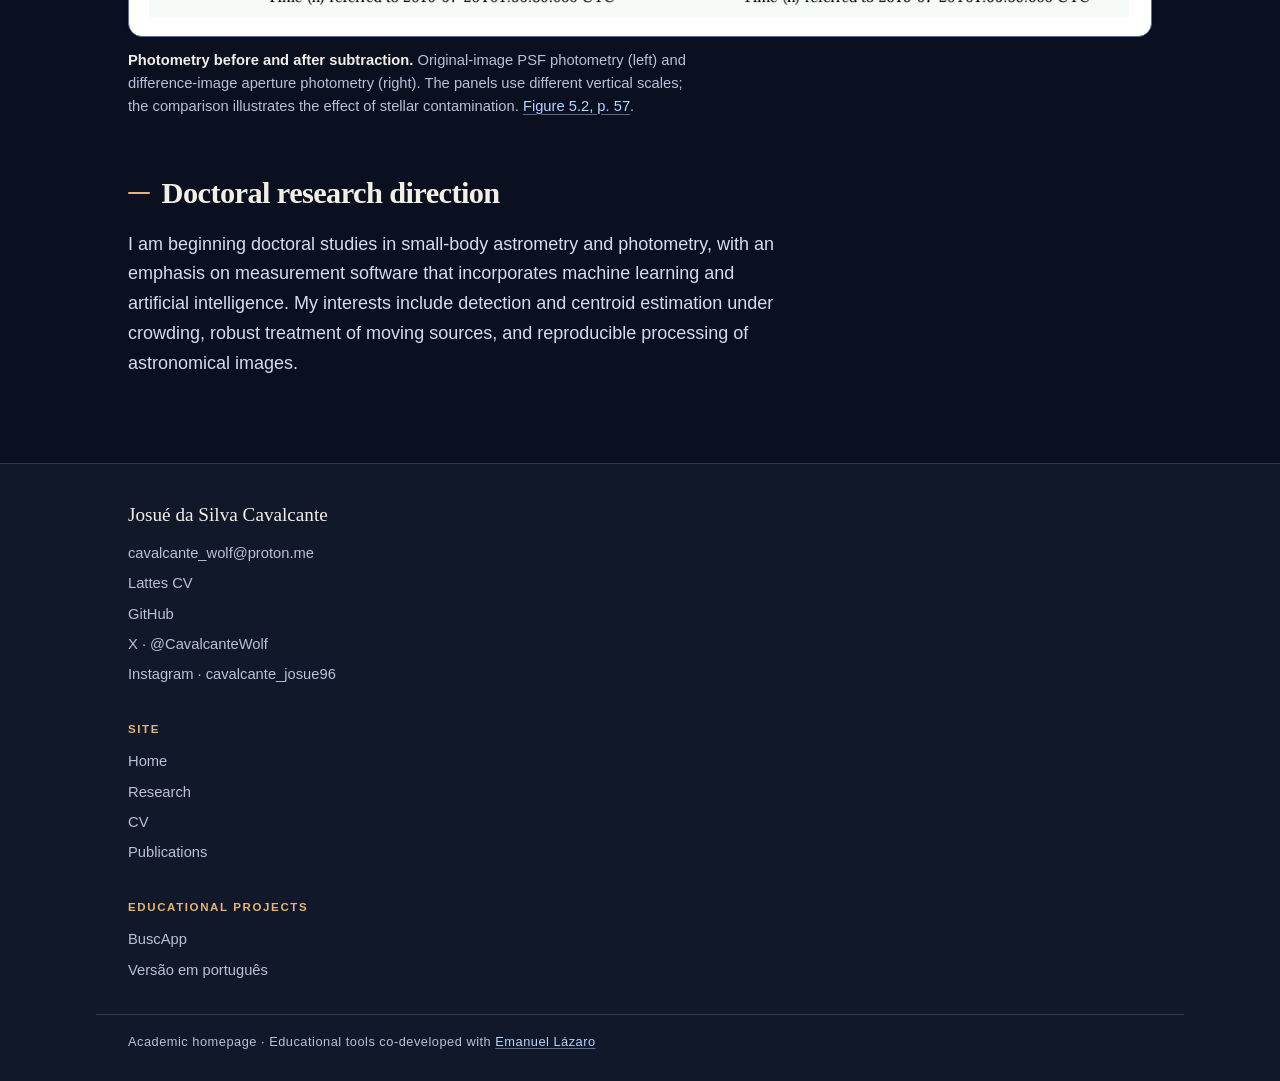
<file: en/research/index.html>
<!doctype html>
<html lang="en" data-theme="dark">
  <head>
    <meta charset="utf-8" />
    <meta name="viewport" content="width=device-width, initial-scale=1" />
    <title>Research · Josué da Silva Cavalcante</title>
    <meta
      name="description"
      content="From positional astronomy at UVA to measurements of Chariklo at Observatório Nacional: methods, thesis figures, astrometric results, and research directions."
    />
    <link rel="canonical" href="https://wolf9611.github.io/en/research/" />
    <meta name="theme-color" content="#121214" />
    <meta name="color-scheme" content="dark light" />
    <link
      rel="icon"
      href="/assets/mark/favicon-32.png"
      type="image/png"
      sizes="32x32"
    />
    <link rel="apple-touch-icon" href="/assets/mark/apple-touch-180.png" />
    <meta property="og:type" content="website" />
    <meta property="og:locale" content="en_US" />
    <meta property="og:site_name" content="Josué da Silva Cavalcante" />
    <meta property="og:title" content="Research · Josué da Silva Cavalcante" />
    <meta
      property="og:description"
      content="From positional astronomy at UVA to measurements of Chariklo at Observatório Nacional: methods, thesis figures, astrometric results, and research directions."
    />
    <meta property="og:url" content="https://wolf9611.github.io/en/research/" />
    <meta
      property="og:image"
      content="https://wolf9611.github.io/assets/mark/icon-512.png"
    />
    <meta name="twitter:card" content="summary" />
    <meta name="twitter:title" content="Research · Josué da Silva Cavalcante" />
    <meta
      name="twitter:description"
      content="From positional astronomy at UVA to measurements of Chariklo at Observatório Nacional: methods, thesis figures, astrometric results, and research directions."
    />
    <meta
      name="twitter:image"
      content="https://wolf9611.github.io/assets/mark/icon-512.png"
    />
    <link rel="preconnect" href="https://fonts.googleapis.com" />
    <link rel="preconnect" href="https://fonts.gstatic.com" crossorigin />
    <link
      href="https://fonts.googleapis.com/css2?family=IBM+Plex+Sans:ital,wght@0,400;0,500;1,400&family=IBM+Plex+Serif:ital,wght@0,400;0,500;1,400&display=swap"
      rel="stylesheet"
    />
    <link rel="stylesheet" href="/css/style.css?v=5" />
    <script src="/js/main.js?v=5"></script>
  </head>
  <body>
    <a class="skip-link" href="#main-content">Skip to content</a>
    <header class="site-header">
      <div class="wrap">
        <div class="header-controls">
          <div class="lang-switch" role="group" aria-label="Language">
            <a
              href="/en/"
              hreflang="en"
              lang="en"
              data-lang="en"
              aria-current="true"
              >EN</a
            >
            <a href="/pt/" hreflang="pt-BR" lang="pt-BR" data-lang="pt-BR"
              >PT</a
            >
          </div>
          <button
            type="button"
            class="theme-toggle"
            data-theme-toggle
            data-label-light="Switch to dark theme"
            data-label-dark="Switch to light theme"
            aria-pressed="false"
            aria-label="Switch to light theme"
          >
            <svg
              class="icon-sun"
              aria-hidden="true"
              viewBox="0 0 24 24"
              fill="none"
              stroke="currentColor"
              stroke-width="1.75"
              stroke-linecap="round"
            >
              <circle cx="12" cy="12" r="4" />
              <path
                d="M12 2v2m0 16v2M4.9 4.9l1.4 1.4m11.4 11.4 1.4 1.4M2 12h2m16 0h2M4.9 19.1l1.4-1.4M17.7 6.3l1.4-1.4"
              />
            </svg>
            <svg
              class="icon-moon"
              aria-hidden="true"
              viewBox="0 0 24 24"
              fill="none"
              stroke="currentColor"
              stroke-width="1.75"
              stroke-linecap="round"
              stroke-linejoin="round"
            >
              <path d="M21 12.8A9 9 0 1 1 11.2 3a7 7 0 0 0 9.8 9.8Z" />
            </svg>
          </button>
        </div>
        <div class="site-title">
          <a href="/en/">Josué da Silva Cavalcante</a>
        </div>
        <div class="site-tag">
          Astronomy · Small bodies · Astrometry · Machine learning
        </div>
        <nav class="nav" aria-label="Main">
          <a href="/en/">Home</a>
          <a href="/en/research/" aria-current="page">Research</a>
          <a href="/en/cv/">CV</a>
          <a href="/en/pubs/">Publications</a>
        </nav>
      </div>
    </header>

    <main id="main-content" class="wrap">
      <article class="prose">
        <div class="kicker">Research</div>
        <h1>Positions, light &amp; small bodies</h1>
        <p class="lead">
          My work connects the geometry of the celestial sphere with the
          practical challenge of measuring moving objects in crowded
          astronomical images.
        </p>
        <p class="text-links">
          <a href="#undergraduate">Undergraduate work</a
          ><a href="#masters">Master's research</a
          ><a href="#doctoral">Doctoral direction</a>
        </p>

        <section aria-labelledby="undergraduate">
          <h2 id="undergraduate">Positional astronomy · undergraduate work</h2>
          <p class="institution">
            Licenciatura in Physics · Universidade Estadual Vale do Acaraú ·
            Sobral · 2018 thesis
          </p>
          <p>
            My undergraduate thesis,
            <em lang="pt-BR">Astronomia de Posição</em> (<em
              >Positional Astronomy</em
            >), brings together celestial reference systems, spherical
            trigonometry, and transformations between astronomical coordinates.
            It also discusses apparent celestial motion and uses Stellarium to
            illustrate astronomical situations.
          </p>
          <p>
            This work addresses a basic question behind astrometry: how do we
            define and relate the coordinates used to describe a position in the
            sky?
          </p>
          <p class="source-link">
            Supervisor: Prof. Dr. Antônio Fernandes Siqueira.
          </p>
          <div class="work-grid">
            <figure class="research-figure">
              <a
                class="figure-image"
                href="/assets/research/horizontal-coordinates.webp"
                aria-label="Open full-size figure"
              >
                <img
                  src="/assets/research/horizontal-coordinates.webp"
                  alt="A celestial sphere with the horizon plane in blue and arcs indicating altitude and azimuth."
                  width="1026"
                  height="771"
                  loading="lazy"
                  decoding="async"
                />
              </a>
              <figcaption>
                <strong>Horizontal coordinates.</strong> Altitude and azimuth
                locate an object relative to an observer's horizon. Original
                diagram from <em lang="pt-BR">Astronomia de Posição</em>. Figure
                5, p. 24.
              </figcaption>
            </figure>
            <figure class="research-figure">
              <a
                class="figure-image"
                href="/assets/research/position-triangle.webp"
                aria-label="Open full-size figure"
              >
                <img
                  src="/assets/research/position-triangle.webp"
                  alt="Spherical position triangle connecting the zenith, the elevated celestial pole and a star, with angular relationships marked."
                  width="1107"
                  height="774"
                  loading="lazy"
                  decoding="async"
                />
              </a>
              <figcaption>
                <strong>The position triangle.</strong> Spherical geometry
                connects the observer's latitude with horizontal and equatorial
                coordinates. Original diagram from the undergraduate thesis.
                Figure 12, p. 34.
              </figcaption>
            </figure>
          </div>
        </section>

        <section aria-labelledby="masters">
          <h2 id="masters">
            Small bodies in crowded fields · master's research
          </h2>
          <p class="institution">
            Master's in Astronomy · Observatório Nacional · Rio de Janeiro ·
            2025 thesis
          </p>
          <p>
            My master's thesis,
            <em lang="pt-BR"
              >Astrometria e fotometria de pequenos corpos do Sistema Solar em
              imagens com campos estelares densos</em
            >, studies how neighboring stars affect the measured position and
            brightness of a moving Solar System body.
          </p>
          <p class="source-link">
            Supervisor: Dr. Julio I. Bueno de Camargo. Co-supervisor: Dr.
            Adriano Pieres.
            <a href="/files/dissertacao_cavalcante_2025.pdf"
              >Read the full thesis (PDF, Portuguese)</a
            >.
          </p>
          <h3>Separating the target from the background</h3>
          <p>
            I first compared <strong>PRAIA</strong> and
            <strong>DAOPHOT</strong> measurements of reference-star positions in
            a simulated dense field. I then applied
            <strong>difference image analysis (DIA)</strong>, using
            <strong>DIAPL2</strong>, to a sequence of
            <strong>SOAR/SOI</strong> observations of the centaur
            <strong>(10199) Chariklo</strong>.
          </p>
          <p>
            A reference image models the stellar background without the moving
            target. Subtracting that model from aligned science images makes it
            possible to measure Chariklo with less contamination. Reference
            stars are measured with PRAIA on the resampled science images.
          </p>
          <figure class="research-figure">
            <a
              class="figure-image"
              href="/assets/research/chariklo-image-subtraction.webp"
              aria-label="Open full-size figure"
            >
              <img
                src="/assets/research/chariklo-image-subtraction.webp"
                alt="Science, template, resampled science and difference images of a dense stellar field. Red arrows indicate Chariklo in the science images."
                width="1326"
                height="417"
                loading="lazy"
                decoding="async"
              />
            </a>
            <figcaption>
              <strong>Removing the stellar background.</strong> From left to
              right: the science image, reference template, resampled science
              image, and difference image. The red arrows identify Chariklo in
              the science frames.
              <a href="/files/dissertacao_cavalcante_2025.pdf#page=55"
                >Figure 4.5, p. 43</a
              >.
            </figcaption>
          </figure>
          <h3>Astrometric results</h3>
          <p>
            The analysis found smaller scatter in position residuals relative to
            the <strong>NIMA</strong> ephemeris after image subtraction. The
            table below reproduces the scatter values and sample sizes reported
            in the dissertation.
          </p>
          <div class="table-wrap">
            <table class="results-table">
              <caption>
                Chariklo astrometry · dissertation, Table 4.1
              </caption>
              <thead>
                <tr>
                  <th scope="col">Reduction</th>
                  <th scope="col">Measurements</th>
                  <th scope="col">Scatter in Δα cos δ</th>
                  <th scope="col">Scatter in Δδ</th>
                </tr>
              </thead>
              <tbody>
                <tr>
                  <th scope="row">Without DIA</th>
                  <td>95</td>
                  <td>0.066″</td>
                  <td>0.075″</td>
                </tr>
                <tr>
                  <th scope="row">With DIA</th>
                  <td>129</td>
                  <td>0.018″</td>
                  <td>0.017″</td>
                </tr>
              </tbody>
            </table>
          </div>
          <p class="source-link">
            The reductions contain different numbers of accepted measurements.
            These results describe this observing sequence.
            <a href="/files/dissertacao_cavalcante_2025.pdf#page=57"
              >See Table 4.1 and its discussion, p. 45</a
            >.
          </p>
          <h3>Recovering the light curve</h3>
          <p>
            Photometry on the difference images also recovered Chariklo's
            rotational brightness variation. Cleaner position and brightness
            measurements can support stellar-occultation predictions and the
            physical study of small bodies.
          </p>
          <figure class="research-figure">
            <a
              class="figure-image"
              href="/assets/research/chariklo-photometry.webp"
              aria-label="Open full-size figure"
            >
              <img
                src="/assets/research/chariklo-photometry.webp"
                alt="Two plots of instrumental magnitude against time: original-image PSF photometry on the left and difference-image aperture photometry on the right. The vertical scales differ."
                width="1302"
                height="471"
                loading="lazy"
                decoding="async"
              />
            </a>
            <figcaption>
              <strong>Photometry before and after subtraction.</strong>
              Original-image PSF photometry (left) and difference-image aperture
              photometry (right). The panels use different vertical scales; the
              comparison illustrates the effect of stellar contamination.
              <a href="/files/dissertacao_cavalcante_2025.pdf#page=69"
                >Figure 5.2, p. 57</a
              >.
            </figcaption>
          </figure>
        </section>

        <section aria-labelledby="doctoral">
          <h2 id="doctoral">Doctoral research direction</h2>
          <p>
            I am beginning doctoral studies in small-body astrometry and
            photometry, with an emphasis on measurement software that
            incorporates machine learning and artificial intelligence. My
            interests include detection and centroid estimation under crowding,
            robust treatment of moving sources, and reproducible processing of
            astronomical images.
          </p>
        </section>
      </article>
    </main>

    <footer class="site-footer">
      <div class="wrap footer-grid">
        <div>
          <div class="footer-name">Josué da Silva Cavalcante</div>
          <ul class="footer-list">
            <li>
              <a href="mailto:cavalcante_wolf@proton.me"
                >cavalcante_wolf@proton.me</a
              >
            </li>
            <li>
              <a
                href="https://lattes.cnpq.br/4498102376995368"
                rel="me noopener"
                target="_blank"
                >Lattes CV</a
              >
            </li>
            <li>
              <a
                href="https://github.com/wolf9611"
                rel="me noopener"
                target="_blank"
                >GitHub</a
              >
            </li>
            <li>
              <a
                href="https://x.com/CavalcanteWolf"
                rel="me noopener"
                target="_blank"
                >X · @CavalcanteWolf</a
              >
            </li>
            <li>
              <a
                href="https://www.instagram.com/cavalcante_josue96/"
                rel="me noopener"
                target="_blank"
                >Instagram · cavalcante_josue96</a
              >
            </li>
          </ul>
        </div>
        <div>
          <h2 class="footer-heading">Site</h2>
          <ul class="footer-list">
            <li><a href="/en/">Home</a></li>
            <li><a href="/en/research/">Research</a></li>
            <li><a href="/en/cv/">CV</a></li>
            <li><a href="/en/pubs/">Publications</a></li>
          </ul>
        </div>
        <div>
          <h2 class="footer-heading">Educational projects</h2>
          <ul class="footer-list">
            <li>
              <a
                href="https://github.com/eemtijca/buscapp"
                rel="noopener"
                target="_blank"
                >BuscApp</a
              >
            </li>
            <li>
              <a href="/pt/" lang="pt-BR" data-lang="pt-BR"
                >Versão em português</a
              >
            </li>
          </ul>
        </div>
      </div>
      <div class="wrap footer-copy">
        Academic homepage · Educational tools co-developed with
        <a href="https://github.com/emanuellcs" rel="noopener" target="_blank"
          >Emanuel Lázaro</a
        >
      </div>
    </footer>
  </body>
</html>
</file>
<file: css/style.css>
/* Academic homepage of Josué da Silva Cavalcante.
   Hand-written CSS, no build step. Dark theme by default, with a warm
   paper light theme. Observatory palette: ink night, brass accent,
   Newsreader and Source Sans 3. Sections: tokens, base, layout, skip
   link, header, prose, trajectory, figures, tables, publications,
   projects, figure viewer, CV, footer, anchors, responsive, reduced
   motion, print. */

/* 1. Design tokens */
:root {
  color-scheme: dark;

  --bg: #0b1020;
  --bg-elev: #141b2e;
  --bg-elev-hi: #1c2640;
  --ink: #d5dced;
  --muted: #b7c2d6;
  --line: #2c3a56;
  --line-strong: #5a7099;
  --heading: #f4efe6;
  --accent: #e4b57a;
  --accent-text: #e4b57a;
  --accent-ink: #1a1208;
  --link: #b9d4ff;
  --link-hover: #dce9ff;
  --paper: var(--heading);
  --focus: #f3d7a6;
  --figure-bg: #ffffff;
  --glow: rgba(92, 126, 196, 0.2);
  --glow-2: rgba(228, 181, 122, 0.1);
  --shadow: 0 16px 36px rgba(0, 0, 0, 0.32);
  --shadow-sm: 0 1px 2px rgba(0, 0, 0, 0.28);
  --wrap: 68rem;
  --gutter: clamp(1.15rem, 4vw, 2rem);
  --radius: 16px;
  --ease: cubic-bezier(0.22, 1, 0.36, 1);
  --serif:
    "Newsreader", "Iowan Old Style", Palatino, "Palatino Linotype", Georgia,
    serif;
  --sans: "Source Sans 3", "Segoe UI", Helvetica, Arial, sans-serif;
}

:root[data-theme="light"] {
  color-scheme: light;

  --bg: #f3efe6;
  --bg-elev: #fffcf7;
  --bg-elev-hi: #e7dfd0;
  --ink: #1e2636;
  --muted: #3e4a62;
  --line: #ddd4c4;
  --line-strong: #8f8370;
  --heading: #121826;
  --accent: #8a4e16;
  --accent-text: #7a4514;
  --accent-ink: #fffaf3;
  --link: #1d4e89;
  --link-hover: #163a68;
  --paper: var(--heading);
  --focus: #1a2744;
  --figure-bg: #ffffff;
  --glow: rgba(138, 78, 22, 0.1);
  --glow-2: rgba(29, 78, 137, 0.07);
  --shadow: 0 16px 34px rgba(48, 36, 16, 0.1);
  --shadow-sm: 0 1px 2px rgba(48, 36, 16, 0.06);
}

/* 2. Reset and base typography */
* {
  box-sizing: border-box;
}

html {
  scroll-behavior: smooth;
  -webkit-text-size-adjust: 100%;
  scrollbar-width: thin;
  scrollbar-color: var(--line-strong) transparent;
}

::-webkit-scrollbar {
  width: 10px;
  height: 10px;
}

::-webkit-scrollbar-track {
  background: transparent;
}

::-webkit-scrollbar-thumb {
  background: var(--line-strong);
  border-radius: 999px;
  border: 2px solid transparent;
  background-clip: padding-box;
}

::-webkit-scrollbar-thumb:hover {
  background: var(--accent);
  background-clip: padding-box;
}

body,
h1,
h2,
h3,
h4,
h5,
h6,
p,
blockquote,
pre,
hr,
dl,
dd,
ol,
ul,
figure {
  margin: 0;
  padding: 0;
}

body {
  font-family: var(--sans);
  font-size: clamp(1.02rem, 0.98rem + 0.2vw, 1.125rem);
  line-height: 1.65;
  color: var(--ink);
  background-color: var(--bg);
  background-image:
    radial-gradient(900px 420px at 0% -10%, var(--glow), transparent 60%),
    radial-gradient(760px 380px at 100% 0%, var(--glow-2), transparent 55%);
  background-attachment: scroll;
  -webkit-font-smoothing: antialiased;
  text-rendering: optimizeLegibility;
  transition:
    background-color 0.35s var(--ease),
    color 0.35s var(--ease);
}

img {
  max-width: 100%;
  height: auto;
  display: block;
}

button,
input {
  font-family: inherit;
}

a {
  color: var(--link);
  text-decoration: underline;
  text-decoration-color: color-mix(in srgb, var(--link) 45%, transparent);
  text-decoration-thickness: 1px;
  text-underline-offset: 0.18em;
  transition:
    color 0.15s var(--ease),
    text-decoration-color 0.15s var(--ease),
    background-color 0.15s var(--ease),
    border-color 0.15s var(--ease);
}

a:hover {
  color: var(--link-hover);
  text-decoration-color: var(--link-hover);
}

::selection {
  background: color-mix(in srgb, var(--accent) 55%, transparent);
  color: var(--heading);
}

a:focus-visible,
button:focus-visible {
  outline: 2px solid var(--focus);
  outline-offset: 3px;
  border-radius: 4px;
}

.visually-hidden {
  position: absolute;
  width: 1px;
  height: 1px;
  padding: 0;
  margin: -1px;
  overflow: hidden;
  clip: rect(0 0 0 0);
  white-space: nowrap;
  border: 0;
}

/* 3. Layout containers */
.wrap {
  max-width: var(--wrap);
  margin-inline: auto;
  padding-inline: var(--gutter);
}

main {
  padding-bottom: clamp(3rem, 2rem + 2vw, 4.5rem);
  min-height: 50vh;
  animation: rise 0.55s var(--ease) both;
}

@keyframes rise {
  from {
    opacity: 0;
    transform: translateY(10px);
  }
  to {
    opacity: 1;
    transform: none;
  }
}

/* 4. Skip link */
.skip-link {
  position: fixed;
  left: 1rem;
  top: 0;
  transform: translateY(-150%);
  z-index: 80;
  padding: 0.7rem 1.1rem;
  background: var(--accent);
  color: var(--accent-ink);
  text-decoration: none;
  border-radius: 0 0 10px 10px;
  font-size: 0.92rem;
  font-weight: 600;
  transition: transform 0.15s var(--ease);
}

.skip-link:focus {
  transform: translateY(0);
  color: var(--accent-ink);
}

/* 5. Header */
.site-header {
  position: sticky;
  top: 0;
  z-index: 40;
  padding: 0;
  border-bottom: 1px solid var(--line);
  background: var(--bg);
  background: color-mix(in srgb, var(--bg) 92%, transparent);
  backdrop-filter: saturate(1.3) blur(16px);
  -webkit-backdrop-filter: saturate(1.3) blur(16px);
}

.site-header::before {
  content: "";
  display: block;
  height: 3px;
  background: linear-gradient(
    90deg,
    transparent,
    var(--accent) 18%,
    var(--accent) 82%,
    transparent
  );
}

.header-bar {
  display: grid;
  grid-template-columns: minmax(0, 1fr) auto;
  grid-template-areas:
    "brand controls"
    "nav nav";
  align-items: center;
  gap: 0.7rem 1rem;
  padding-block: 0.75rem 0.7rem;
}

.brand {
  grid-area: brand;
  display: flex;
  align-items: center;
  gap: 0.75rem;
  min-width: 0;
  color: inherit;
  text-decoration: none;
}

.brand:hover {
  color: inherit;
  text-decoration: none;
}

.brand-mark {
  width: 2.65rem;
  height: 2.65rem;
  flex: none;
  border-radius: 0.75rem;
  object-fit: cover;
  background: #070b16;
  box-shadow: 0 0 0 1px color-mix(in srgb, var(--accent) 55%, transparent);
}

.brand-copy {
  display: flex;
  flex-direction: column;
  min-width: 0;
  gap: 0.1rem;
}

.site-title {
  font-family: var(--serif);
  font-weight: 600;
  font-size: clamp(1.02rem, 0.9rem + 0.5vw, 1.28rem);
  letter-spacing: -0.015em;
  line-height: 1.15;
  color: var(--heading);
}

.brand:hover .site-title {
  color: var(--accent-text);
}

.site-tag {
  font-size: 0.72rem;
  letter-spacing: 0.08em;
  text-transform: uppercase;
  color: var(--muted);
  font-weight: 500;
  line-height: 1.35;
}

.header-controls {
  grid-area: controls;
  display: flex;
  justify-content: flex-end;
  align-items: center;
  gap: 0.55rem;
}

.lang-switch {
  display: inline-flex;
  align-items: stretch;
  border: 1px solid var(--line-strong);
  border-radius: 999px;
  overflow: hidden;
  background: var(--bg-elev);
}

.lang-switch-btn {
  display: inline-flex;
  align-items: center;
  justify-content: center;
  min-width: 2.6rem;
  min-height: 2.5rem;
  padding: 0.35rem 0.8rem;
  font-family: inherit;
  font-size: 0.75rem;
  font-weight: 600;
  letter-spacing: 0.12em;
  text-transform: uppercase;
  color: var(--muted);
  background: transparent;
  border: none;
  line-height: 1;
  cursor: pointer;
  transition:
    color 0.15s var(--ease),
    background-color 0.15s var(--ease);
}

.lang-switch-btn + .lang-switch-btn {
  border-left: 1px solid var(--line);
}

.lang-switch-btn:hover {
  color: var(--heading);
  background: var(--bg-elev-hi);
}

.lang-switch-btn.is-active,
.lang-switch-btn[aria-pressed="true"] {
  color: var(--accent-ink);
  background: var(--accent);
}

.lang-switch-btn.is-active:hover,
.lang-switch-btn[aria-pressed="true"]:hover {
  color: var(--accent-ink);
}

.prose .link-button {
  padding: 0;
  font: inherit;
  color: var(--link);
  background: none;
  border: none;
  cursor: pointer;
  text-decoration: underline;
  text-decoration-color: color-mix(in srgb, var(--link) 45%, transparent);
  text-underline-offset: 0.18em;
}

.prose .link-button:hover {
  color: var(--link-hover);
}

.theme-toggle {
  display: inline-flex;
  align-items: center;
  justify-content: center;
  width: 2.5rem;
  height: 2.5rem;
  border: 1px solid var(--line-strong);
  border-radius: 999px;
  background: var(--bg-elev);
  color: var(--heading);
  cursor: pointer;
  transition:
    color 0.15s var(--ease),
    border-color 0.15s var(--ease),
    background-color 0.15s var(--ease),
    transform 0.2s var(--ease);
}

.theme-toggle:hover {
  color: var(--accent-text);
  border-color: var(--accent);
  background: var(--bg-elev-hi);
}

.theme-toggle svg {
  width: 1.05rem;
  height: 1.05rem;
  display: block;
}

.theme-toggle .icon-sun {
  display: block;
}

.theme-toggle .icon-moon {
  display: none;
}

:root[data-theme="light"] .theme-toggle .icon-sun {
  display: none;
}

:root[data-theme="light"] .theme-toggle .icon-moon {
  display: block;
}

.nav {
  grid-area: nav;
  display: flex;
  flex-wrap: wrap;
  justify-content: flex-start;
  gap: 0.3rem;
  margin: 0;
  padding: 0;
  font-size: 0.92rem;
  font-weight: 500;
  letter-spacing: 0.01em;
  text-transform: none;
  color: var(--muted);
}

.nav a {
  display: inline-flex;
  align-items: center;
  min-height: 2.5rem;
  color: var(--muted);
  text-decoration: none;
  padding: 0.4rem 0.75rem;
  border-radius: 999px;
  line-height: 1.2;
  transition:
    color 0.15s var(--ease),
    background-color 0.15s var(--ease);
}

.nav a:hover {
  color: var(--heading);
  background: var(--bg-elev);
  text-decoration: none;
}

.nav a[aria-current="page"] {
  color: var(--heading);
  background: var(--bg-elev-hi);
  background: color-mix(in srgb, var(--accent) 24%, var(--bg-elev));
  text-decoration: none;
}

/* 6. Prose */
.page-intro {
  position: relative;
  padding: clamp(1.1rem, 1rem + 1.4vw, 2.1rem) 0
    clamp(0.4rem, 0.2rem + 1vw, 0.8rem);
}

.page-intro::after {
  content: "";
  display: block;
  height: 1px;
  margin-top: 1.35rem;
  background: linear-gradient(
    90deg,
    var(--accent),
    var(--line-strong) 38%,
    transparent 88%
  );
}

.kicker {
  font-size: 0.75rem;
  font-weight: 600;
  letter-spacing: 0.16em;
  text-transform: uppercase;
  color: var(--accent-text);
  margin-bottom: 0.85rem;
}

.prose h1,
.page-intro h1,
.page-cv .cv-main h1 {
  font-family: var(--serif);
  font-weight: 600;
  font-optical-sizing: auto;
  text-wrap: balance;
}

.prose h1 {
  font-size: clamp(2.15rem, 1.35rem + 3.1vw, 3.7rem);
  line-height: 1.05;
  letter-spacing: -0.03em;
  color: var(--heading);
  margin: 0 0 1rem;
}

.prose p {
  margin-bottom: 1.05em;
  color: var(--ink);
  max-width: 66ch;
  text-wrap: pretty;
}

.prose p.lead,
.page-cv .cv-lead {
  font-size: clamp(1.14rem, 1.05rem + 0.4vw, 1.32rem);
  line-height: 1.5;
  color: var(--heading);
  max-width: 42rem;
}

.prose section {
  margin-top: clamp(2.6rem, 2rem + 2vw, 4rem);
}

.prose h2 {
  font-family: var(--serif);
  font-size: clamp(1.45rem, 1.2rem + 1vw, 1.9rem);
  font-weight: 600;
  letter-spacing: -0.02em;
  line-height: 1.2;
  color: var(--heading);
  text-wrap: balance;
  display: flex;
  align-items: flex-start;
  gap: 0.75rem;
  margin: 0 0 1.15rem;
  padding-top: 0;
  border: none;
}

.prose h2::before {
  content: "";
  width: 1.35rem;
  height: 2px;
  flex: none;
  margin-top: 0.55em;
  border-radius: 999px;
  background: var(--accent);
}

.prose h3 {
  font-family: var(--serif);
  font-size: clamp(1.12rem, 1.04rem + 0.3vw, 1.28rem);
  letter-spacing: -0.01em;
  color: var(--heading);
  margin: 1.7rem 0 0.55rem;
  font-weight: 600;
}

.prose strong {
  font-weight: 600;
  color: var(--heading);
}

.prose em {
  font-family: var(--serif);
  font-style: italic;
}

.prose ul {
  margin: 0 0 1.1em 1.15em;
}

.prose li {
  margin-bottom: 0.4em;
  color: var(--ink);
}

.prose li::marker {
  color: var(--accent);
}

.prose .text-links,
.text-links {
  display: flex;
  flex-wrap: wrap;
  gap: 0.55rem;
  margin: 1.35rem 0 0.4rem;
}

.text-links a,
.prose .text-links .link-button {
  display: inline-flex;
  align-items: center;
  justify-content: center;
  min-height: 2.6rem;
  padding: 0.4rem 0.95rem;
  border: 1px solid var(--line-strong);
  border-radius: 999px;
  background: var(--bg-elev);
  color: var(--heading);
  text-decoration: none;
  font-size: 0.94rem;
  font-weight: 600;
  line-height: 1.2;
  box-shadow: var(--shadow-sm);
}

.text-links a:hover,
.prose .text-links .link-button:hover {
  border-color: var(--accent);
  color: var(--accent-text);
  background: var(--bg-elev-hi);
  text-decoration: none;
}

.page-intro .text-links a:first-child {
  background: var(--accent);
  color: var(--accent-ink);
  border-color: transparent;
}

.page-intro .text-links a:first-child:hover {
  color: var(--accent-ink);
  background: var(--accent);
  filter: brightness(1.08);
}

.prose .when,
.when {
  font-size: 0.84rem;
  color: var(--muted);
  line-height: 1.45;
}

.prose .institution {
  font-size: 0.98rem;
  color: var(--muted);
  margin-bottom: 0.75rem;
}

.prose .source-link {
  font-size: 0.92rem;
  color: var(--muted);
  max-width: 68ch;
}

.prose .band {
  background: var(--bg-elev);
  border: 1px solid var(--line-strong);
  border-radius: var(--radius);
  padding: 1.2rem 1.25rem 0.35rem;
  box-shadow: var(--shadow-sm);
}

.prose .band h2 {
  margin-top: 0;
}

/* 7. Academic trajectory */
.trajectory {
  display: grid;
  gap: 1rem;
}

.trajectory-entry {
  display: grid;
  grid-template-columns: minmax(7.5rem, 9.5rem) minmax(0, 1fr);
  gap: 0.85rem 1.25rem;
  align-items: start;
  padding: 1.15rem 1.2rem;
  background: var(--bg-elev);
  border: 1px solid var(--line-strong);
  border-radius: var(--radius);
  box-shadow: var(--shadow-sm);
  transition:
    transform 0.2s var(--ease),
    border-color 0.2s var(--ease),
    box-shadow 0.2s var(--ease);
}

.trajectory-entry:hover {
  transform: translateY(-2px);
  border-color: var(--accent);
  box-shadow: var(--shadow);
}

.trajectory-entry .when {
  display: inline-flex;
  align-self: start;
  width: fit-content;
  margin: 0.15rem 0 0;
  padding: 0.28rem 0.6rem;
  border-radius: 999px;
  border: 1px solid color-mix(in srgb, var(--accent) 55%, var(--line-strong));
  background: color-mix(in srgb, var(--accent) 14%, var(--bg));
  color: var(--accent-text);
  font-size: 0.74rem;
  font-weight: 600;
  letter-spacing: 0.06em;
  text-transform: uppercase;
}

.trajectory-entry h3 {
  margin: 0 0 0.28rem;
  font-size: 1.28rem;
}

.trajectory-entry p:last-child {
  margin-bottom: 0;
}

/* 8. Figures */
.work-grid {
  display: grid;
  grid-template-columns: repeat(2, minmax(0, 1fr));
  gap: 1.15rem;
  margin: 0.4rem 0 1.35rem;
  align-items: start;
}

.research-figure {
  margin: 1.15rem 0 1.6rem;
  min-width: 0;
}

.work-grid .research-figure {
  margin: 0;
}

.figure-image {
  display: flex;
  align-items: center;
  justify-content: center;
  width: 100%;
  border: 1px solid var(--line-strong);
  border-radius: 14px;
  background: var(--figure-bg);
  padding: 0.7rem;
  cursor: zoom-in;
  overflow: hidden;
  box-shadow: var(--shadow-sm);
  transition:
    border-color 0.2s var(--ease),
    box-shadow 0.2s var(--ease);
}

.figure-image:hover {
  border-color: var(--accent);
  box-shadow: var(--shadow);
}

.figure-image img {
  width: 100%;
  height: auto;
  transition: transform 0.45s var(--ease);
}

.figure-image:hover img {
  transform: scale(1.025);
}

.work-grid .figure-image {
  height: 16.5rem;
}

.work-grid .figure-image img {
  height: 100%;
  width: auto;
  max-width: 100%;
  object-fit: contain;
}

.work-grid .compact .figure-image {
  height: 15rem;
}

.research-figure figcaption {
  font-size: 0.92rem;
  line-height: 1.55;
  color: var(--muted);
  padding-top: 0.75rem;
  max-width: 70ch;
}

.research-figure figcaption strong {
  color: var(--heading);
  font-weight: 600;
}

/* 9. Data tables */
.table-wrap {
  width: 100%;
  margin: 1.1rem 0 1.2rem;
  overflow-x: auto;
  border: 1px solid var(--line-strong);
  border-radius: 14px;
  background: var(--bg-elev);
  box-shadow: var(--shadow-sm);
}

.results-table {
  border-collapse: collapse;
  width: 100%;
  font-size: 0.95rem;
  table-layout: fixed;
}

.results-table caption {
  text-align: left;
  color: var(--muted);
  font-size: 0.84rem;
  font-weight: 600;
  letter-spacing: 0.04em;
  text-transform: uppercase;
  padding: 0.8rem 0.9rem 0.35rem;
}

.results-table th,
.results-table td {
  padding: 0.75rem 0.9rem;
  text-align: left;
  border-bottom: 1px solid var(--line);
  overflow-wrap: anywhere;
  vertical-align: top;
}

.results-table tr:last-child th,
.results-table tr:last-child td {
  border-bottom: none;
}

.results-table th {
  font-weight: 600;
  color: var(--heading);
}

.results-table thead th {
  color: var(--muted);
  font-size: 0.8rem;
  letter-spacing: 0.04em;
  text-transform: uppercase;
  background: var(--bg-elev-hi);
}

.results-table td {
  font-variant-numeric: tabular-nums;
}

/* 10. Publications */
.pub {
  padding: 1.15rem 1.2rem 0.3rem;
  margin: 0 0 1rem;
  background: var(--bg-elev);
  border: 1px solid var(--line-strong);
  border-radius: var(--radius);
  box-shadow: var(--shadow-sm);
}

.pub:last-child {
  border-bottom: 1px solid var(--line-strong);
  padding-bottom: 0.3rem;
}

.pub h2 {
  border: 0;
  padding: 0;
  margin: 0.35rem 0 0.7rem;
  font-size: clamp(1.28rem, 1.12rem + 0.6vw, 1.55rem);
}

/* 11. Project cards */
.prose h3.project-group {
  font-family: var(--sans);
  margin: 1.85rem 0 0.65rem;
  font-size: 0.75rem;
  font-weight: 600;
  letter-spacing: 0.16em;
  text-transform: uppercase;
  color: var(--accent-text);
}

.prose h2 + h3.project-group {
  margin-top: 0.15rem;
}

.project-list {
  display: grid;
  gap: 1rem;
  margin-top: 0.4rem;
}

.project-list > article {
  display: flex;
  flex-direction: column;
  gap: 0.45rem;
  min-width: 0;
  padding: 1.15rem 1.2rem 1.1rem;
  background: var(--bg-elev);
  border: 1px solid var(--line-strong);
  border-radius: var(--radius);
  box-shadow: var(--shadow-sm);
  transition:
    transform 0.2s var(--ease),
    border-color 0.2s var(--ease),
    box-shadow 0.2s var(--ease);
}

.project-list > article:hover {
  transform: translateY(-3px);
  border-color: var(--accent);
  box-shadow: var(--shadow);
}

.project-list h3 {
  margin: 0;
  font-size: 1.22rem;
}

.project-list h3 a {
  color: var(--heading);
  text-decoration: none;
}

.project-list h3 a:hover {
  color: var(--accent-text);
}

.project-list p {
  margin: 0;
  max-width: none;
}

.project-list .project-stack {
  margin-top: auto;
  padding-top: 0.75rem;
  border-top: 1px solid var(--line);
  font-size: 0.8rem;
  font-weight: 600;
  letter-spacing: 0.02em;
  color: var(--accent-text);
}

.project-list .project-note {
  margin-top: 0.35rem;
  font-size: 0.8rem;
  font-weight: 600;
  letter-spacing: 0.02em;
  color: var(--muted);
}

.project-list .project-links {
  display: flex;
  flex-wrap: wrap;
  gap: 0.4rem 0.9rem;
  margin-top: 0.15rem;
  font-size: 0.92rem;
  font-weight: 600;
}

@media (min-width: 740px) {
  .project-list {
    grid-template-columns: repeat(2, minmax(0, 1fr));
  }
}

/* The homepage pairs a portrait diagram with a wide image strip. */
body[data-page="home"] .work-grid {
  grid-template-columns: minmax(0, 1fr);
}

body[data-page="home"] .work-grid .figure-image,
body[data-page="home"] .work-grid .compact .figure-image {
  height: auto;
  min-height: 0;
}

body[data-page="home"] .work-grid .figure-image img {
  width: 100%;
  height: auto;
  max-height: 24rem;
}

/* 12. Figure viewer */
.figure-viewer {
  width: min(94vw, 76rem);
  max-width: min(94vw, 76rem);
  max-height: 92vh;
  padding: 0;
  border: 1px solid var(--line-strong);
  border-radius: 16px;
  background: var(--bg-elev);
  color: var(--ink);
  overflow: hidden;
  box-shadow: var(--shadow);
}

.figure-viewer::backdrop {
  background: rgba(6, 8, 16, 0.72);
  backdrop-filter: blur(3px);
}

.figure-viewer-bar {
  display: flex;
  align-items: center;
  justify-content: space-between;
  gap: 1rem;
  padding: 0.65rem 0.85rem;
  border-bottom: 1px solid var(--line);
}

.figure-viewer-title {
  font-family: var(--sans);
  font-size: 0.75rem;
  font-weight: 600;
  letter-spacing: 0.14em;
  text-transform: uppercase;
  color: var(--accent-text);
}

.figure-viewer-close {
  width: 2.5rem;
  height: 2.5rem;
  font-size: 1.35rem;
  line-height: 1;
  color: var(--heading);
  background: transparent;
  border: 1px solid var(--line-strong);
  border-radius: 999px;
  cursor: pointer;
  transition:
    color 0.15s var(--ease),
    border-color 0.15s var(--ease),
    background-color 0.15s var(--ease);
}

.figure-viewer-close:hover {
  color: var(--accent-ink);
  background: var(--accent);
  border-color: var(--accent);
}

.figure-viewer-img {
  display: block;
  width: 100%;
  max-height: calc(92vh - 4.2rem);
  object-fit: contain;
  background: var(--figure-bg);
}

/* 13. CV page */
.page-cv .cv-main {
  max-width: 46rem;
  padding-top: clamp(1.4rem, 1rem + 1.5vw, 2.2rem);
  padding-bottom: 4rem;
  margin-inline: auto;
}

.page-cv .cv-lead {
  margin: 0 0 1.8rem;
}

.page-cv .cv-main h1 {
  font-size: clamp(2.1rem, 1.5rem + 2vw, 3rem);
  line-height: 1.08;
  color: var(--heading);
  letter-spacing: -0.03em;
  margin: 0 0 0.9rem;
}

.page-cv .cv-main section + section {
  margin-top: 1.7rem;
}

.page-cv .cv-main h2 {
  font-family: var(--sans);
  font-size: 0.78rem;
  letter-spacing: 0.14em;
  text-transform: uppercase;
  color: var(--accent-text);
  font-weight: 600;
  margin: 0 0 0.8rem;
  padding-top: 0.85rem;
  border-top: 1px solid var(--line);
}

.page-cv .cv-dl {
  display: grid;
  gap: 1.05rem;
}

.page-cv .cv-dl dt {
  color: var(--heading);
  font-family: var(--serif);
  font-size: 1.12rem;
  font-weight: 600;
  margin-bottom: 0.15rem;
}

.page-cv .cv-dl dd {
  color: var(--muted);
  font-size: 0.95rem;
  line-height: 1.5;
}

.page-cv .cv-dl dd + dd {
  margin-top: 0.35rem;
}

.page-cv .cv-dl em {
  color: var(--ink);
  font-family: var(--serif);
  font-style: italic;
}

.page-cv .cv-list {
  margin: 0;
  padding: 0;
  list-style: none;
}

.page-cv .cv-list li {
  color: var(--ink);
  font-size: 0.98rem;
  line-height: 1.5;
  padding: 0.35rem 0 0.35rem 1rem;
  position: relative;
}

.page-cv .cv-list li::before {
  content: "";
  position: absolute;
  left: 0;
  top: 0.85em;
  width: 0.45rem;
  height: 2px;
  border-radius: 999px;
  background: var(--accent);
}

.page-cv .cv-contact {
  font-size: 0.95rem;
  color: var(--muted);
  margin-top: 0.55rem;
  overflow-wrap: anywhere;
}

/* 14. Footer */
.site-footer {
  border-top: 1px solid var(--line);
  background: color-mix(in srgb, var(--bg-elev) 72%, var(--bg));
  padding: 2.2rem 0 1.8rem;
  margin-top: 0.5rem;
}

.footer-grid {
  display: grid;
  grid-template-columns: 1fr;
  gap: 1.7rem;
}

.footer-name {
  font-family: var(--serif);
  font-size: 1.2rem;
  color: var(--heading);
  margin-bottom: 0.65rem;
}

.footer-heading {
  font-size: 0.72rem;
  font-weight: 600;
  letter-spacing: 0.14em;
  text-transform: uppercase;
  color: var(--accent-text);
  margin-bottom: 0.65rem;
}

.footer-list {
  list-style: none;
}

.footer-list li {
  margin-bottom: 0.38rem;
  font-size: 0.92rem;
}

.footer-list a {
  color: var(--muted);
  text-decoration: none;
  overflow-wrap: anywhere;
}

.footer-list a:hover {
  color: var(--heading);
}

.footer-copy {
  margin-top: 1.6rem;
  padding-top: 1rem;
  border-top: 1px solid var(--line);
  font-size: 0.8rem;
  letter-spacing: 0.04em;
  color: var(--muted);
}

.footer-copy p {
  margin: 0;
}

/* 15. Anchors */
[id] {
  scroll-margin-top: 8.5rem;
}

/* 16. Wider header once the bar fits on one row */
@media (min-width: 1100px) {
  .header-bar {
    grid-template-columns: minmax(15rem, 1.05fr) auto auto;
    grid-template-areas: "brand nav controls";
    gap: 1rem 1.25rem;
    padding-block: 0.7rem;
  }

  .nav {
    justify-content: center;
  }

  [id] {
    scroll-margin-top: 5.75rem;
  }
}

@media (min-width: 112rem) {
  :root {
    --wrap: 72rem;
  }
}

/* 17. Small screens */
@media (max-width: 720px) {
  .header-bar {
    position: relative;
    grid-template-columns: minmax(0, 1fr);
    grid-template-areas:
      "brand"
      "nav";
    gap: 0.55rem 0;
    padding-block: 0.7rem 0.55rem;
  }

  .header-controls {
    position: absolute;
    top: 0.6rem;
    right: var(--gutter);
  }

  .brand {
    display: grid;
    grid-template-columns: auto minmax(0, 1fr);
    grid-template-areas:
      "mark title"
      "tag tag";
    align-items: center;
    column-gap: 0.7rem;
    row-gap: 0.4rem;
  }

  .brand-mark {
    grid-area: mark;
    width: 2.4rem;
    height: 2.4rem;
  }

  .brand-copy {
    display: contents;
  }

  .site-title {
    grid-area: title;
    padding-right: 9.6rem;
    font-size: 1.05rem;
  }

  .site-tag {
    grid-area: tag;
    letter-spacing: 0.045em;
  }

  .nav a {
    padding: 0.45rem 0.7rem;
    flex: none;
  }

  [id] {
    scroll-margin-top: 12.5rem;
  }

  .trajectory-entry {
    grid-template-columns: minmax(0, 1fr);
    gap: 0.45rem;
  }

  .work-grid {
    grid-template-columns: minmax(0, 1fr);
  }

  .work-grid .figure-image,
  .work-grid .compact .figure-image {
    height: auto;
    min-height: 0;
  }

  .work-grid .figure-image img {
    height: auto;
    width: 100%;
    max-height: 19rem;
    object-fit: contain;
  }

  .results-table {
    font-size: 0.875rem;
  }

  .results-table th,
  .results-table td {
    padding: 0.65rem 0.55rem;
  }

  .prose .band {
    padding: 1rem 0.95rem 0.2rem;
  }
}

/* 18. Reduced motion */
@media (prefers-reduced-motion: reduce) {
  html {
    scroll-behavior: auto;
  }

  main {
    animation: none;
  }

  *,
  *::before,
  *::after {
    transition: none !important;
    animation: none !important;
  }

  .project-list > article:hover,
  .trajectory-entry:hover,
  .figure-image:hover img {
    transform: none;
  }
}

/* 19. Print */
@media print {
  :root,
  :root[data-theme="light"],
  :root[data-theme="dark"] {
    color-scheme: light;
    --bg: #ffffff;
    --bg-elev: #ffffff;
    --bg-elev-hi: #f4f4f5;
    --ink: #1c1c1f;
    --muted: #3f3f46;
    --line: #d4d4d8;
    --line-strong: #a1a1aa;
    --heading: #18181b;
    --accent: #3f3f46;
    --accent-text: #3f3f46;
    --accent-ink: #ffffff;
    --link: #1e3a8a;
    --link-hover: #1e3a8a;
    --paper: #18181b;
    --focus: #18181b;
    --shadow: none;
    --shadow-sm: none;
  }

  body {
    background: #ffffff;
  }

  .site-header::before,
  .skip-link,
  .header-controls,
  .nav,
  .site-footer,
  .text-links,
  .source-link,
  .figure-viewer,
  .brand-mark {
    display: none !important;
  }

  .site-header {
    position: static;
    border: none;
    background: transparent;
    backdrop-filter: none;
  }

  .header-bar {
    display: block;
    padding: 0;
  }

  main,
  .page-cv .cv-main {
    animation: none;
    padding-top: 0;
  }

  a {
    text-decoration: none;
  }

  .project-list > article,
  .trajectory-entry,
  .pub,
  .prose .band,
  .figure-image,
  .table-wrap {
    box-shadow: none;
    break-inside: avoid;
  }

  html {
    scrollbar-width: auto;
    scrollbar-color: auto;
  }
}
</file>
